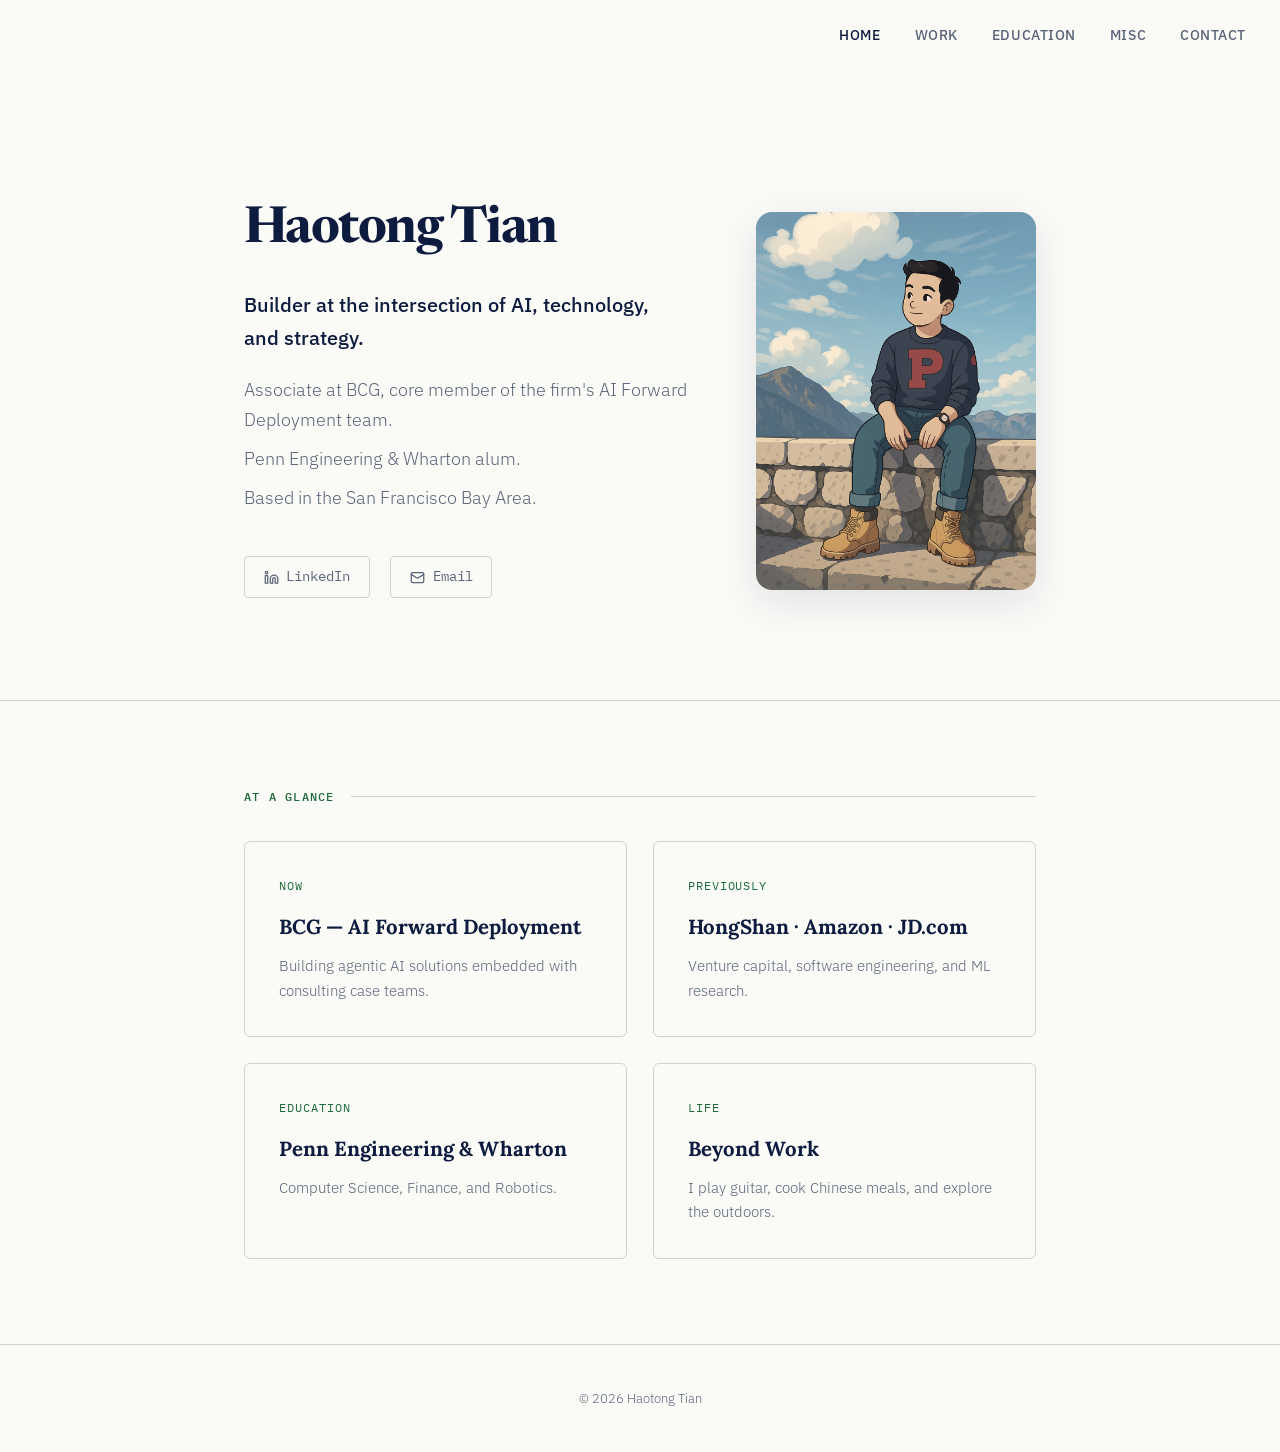
<file: index.html>
<!DOCTYPE html>
<html lang="en">
<head>
    <meta charset="UTF-8">
    <meta name="viewport" content="width=device-width, initial-scale=1.0">
    <title>Haotong Tian</title>
    <link rel="preconnect" href="https://fonts.googleapis.com">
    <link rel="preconnect" href="https://fonts.gstatic.com" crossorigin>
    <link href="https://fonts.googleapis.com/css2?family=Newsreader:ital,wght@0,400;0,600;1,400&family=Lora:ital,wght@0,400;0,600;1,400&family=IBM+Plex+Sans:wght@300;400;500;600&family=IBM+Plex+Mono:wght@400;500&display=swap" rel="stylesheet">
    <link rel="stylesheet" href="style.css">
    <style>
        .hero {
            padding: 12rem 0 6rem;
            border-bottom: 1px solid var(--rule);
        }

        .hero .container {
            display: flex;
            align-items: center;
            gap: 4rem;
        }

        .hero-text {
            flex: 1;
        }

        .hero-avatar {
            flex-shrink: 0;
            width: 280px;
            border-radius: 16px;
            overflow: hidden;
            box-shadow: 0 12px 40px rgba(13, 27, 62, 0.1);
            opacity: 0;
            transform: translateY(24px);
            animation: fadeUp 0.8s ease 0.2s forwards;
        }

        .hero-avatar img {
            width: 100%;
            display: block;
            margin-top: -15%;
            filter: saturate(0.55) sepia(0.1);
            transition: filter 0.4s;
        }

        .hero-avatar:hover img {
            filter: saturate(1) sepia(0);
        }

        .hero h1 {
            font-family: var(--display);
            font-size: clamp(2rem, 4vw, 3rem);
            line-height: 1.05;
            letter-spacing: -0.03em;
            margin-bottom: 1.8rem;
            opacity: 0;
            transform: translateY(24px);
            animation: fadeUp 0.8s ease forwards;
        }

        .hero h1 em {
            font-style: italic;
            color: var(--link);
        }

        .hero .intro {
            font-size: 1.15rem;
            font-weight: 300;
            color: var(--text-muted);
            max-width: 760px;
            line-height: 1.7;
            opacity: 0;
            transform: translateY(16px);
            animation: fadeUp 0.8s ease 0.15s forwards;
        }

        .hero .intro strong {
            color: var(--text);
            font-weight: 500;
        }

        .intro-list {
            list-style: none;
            padding: 0;
            margin: 1.2rem 0 0;
            display: flex;
            flex-direction: column;
            gap: 0.5rem;
            font-size: 1.05rem;
            font-weight: 300;
            color: var(--text-muted);
            opacity: 0;
            transform: translateY(16px);
            animation: fadeUp 0.8s ease 0.15s forwards;
        }

        .hero-links {
            margin-top: 2.5rem;
            display: flex;
            gap: 1.2rem;
            flex-wrap: wrap;
            opacity: 0;
            transform: translateY(16px);
            animation: fadeUp 0.8s ease 0.3s forwards;
        }

        .hero-links a {
            display: inline-flex;
            align-items: center;
            gap: 0.45rem;
            font-family: var(--mono);
            font-size: 0.82rem;
            color: var(--text-muted);
            padding: 0.5rem 1.1rem;
            border: 1px solid var(--rule);
            border-radius: 4px;
            transition: all 0.2s;
        }

        .hero-links a:hover {
            border-color: var(--link);
            color: var(--link);
        }

        .hero-links a svg {
            width: 15px;
            height: 15px;
        }

        /* Snapshot cards */
        .snapshot {
            padding: 5rem 0;
        }

        .snapshot-grid {
            display: grid;
            grid-template-columns: 1fr 1fr;
            gap: 1.5rem;
        }

        .snapshot-card {
            padding: 2rem;
            border: 1px solid var(--rule);
            border-radius: 6px;
            transition: all 0.25s;
        }

        .snapshot-card:hover {
            border-color: var(--link);
            transform: translateY(-2px);
            box-shadow: 0 8px 24px rgba(26, 23, 20, 0.06);
        }

        .snapshot-card .card-label {
            font-family: var(--mono);
            font-size: 0.7rem;
            text-transform: uppercase;
            letter-spacing: 0.08em;
            color: var(--accent);
            margin-bottom: 0.8rem;
        }

        .snapshot-card h3 {
            font-family: var(--serif);
            font-size: 1.2rem;
            margin-bottom: 0.5rem;
        }

        .snapshot-card h3 a {
            color: var(--text);
        }

        .snapshot-card h3 a:hover {
            color: var(--accent);
        }

        .snapshot-card p {
            color: var(--text-muted);
            font-weight: 300;
            font-size: 0.9rem;
            line-height: 1.6;
        }

        @media (max-width: 680px) {
            .hero { padding: 9rem 0 4rem; }
            .hero .container { flex-direction: column-reverse; gap: 2rem; }
            .hero-avatar { width: 200px; }
            .snapshot-grid { grid-template-columns: 1fr; }
        }
    </style>
</head>
<body>

    <nav>

        <ul class="nav-links">
            <li><a href="index.html" class="active">Home</a></li>
            <li><a href="work.html">Work</a></li>
            <li><a href="education.html">Education</a></li>

            <li><a href="misc.html">Misc</a>
                <ul class="dropdown-menu">
                    <li><a href="releases.html">Releases</a></li>
                    <li><a href="flight-log.html">Flight Log</a></li>
                </ul>
            </li>
            <li><a href="contact.html">Contact</a></li>
        </ul>
    </nav>

    <main>
        <header class="hero">
            <div class="container">
                <div class="hero-text">
                    <h1>Haotong Tian</h1>
                    <p class="intro">
                        <strong>Builder at the intersection of AI, technology, and strategy.</strong>
                    </p>
                    <ul class="intro-list">
                        <li>Associate at BCG, core member of the firm's AI Forward Deployment team.</li>
                        <li>Penn Engineering &amp; Wharton alum.</li>
                        <li>Based in the San Francisco Bay Area.</li>
                    </ul>
                    <div class="hero-links">
                        <a href="https://www.linkedin.com/in/haotong-tian/" target="_blank">
                            <svg viewBox="0 0 24 24" fill="none" stroke="currentColor" stroke-width="2" stroke-linecap="round" stroke-linejoin="round"><path d="M16 8a6 6 0 0 1 6 6v7h-4v-7a2 2 0 0 0-2-2 2 2 0 0 0-2 2v7h-4v-7a6 6 0 0 1 6-6z"/><rect width="4" height="12" x="2" y="9"/><circle cx="4" cy="4" r="2"/></svg>
                            LinkedIn
                        </a>
                        <a href="mailto:victor.ht.tian@gmail.com">
                            <svg viewBox="0 0 24 24" fill="none" stroke="currentColor" stroke-width="2" stroke-linecap="round" stroke-linejoin="round"><rect width="20" height="16" x="2" y="4" rx="2"/><path d="m22 7-8.97 5.7a1.94 1.94 0 0 1-2.06 0L2 7"/></svg>
                            Email
                        </a>
                    </div>
                </div>
                <div class="hero-avatar">
                    <img src="assets/avatar.jpg" alt="Haotong Tian">
                </div>
            </div>
        </header>

        <section class="snapshot">
            <div class="container">
                <div class="section-label reveal">At a glance</div>
                <div class="snapshot-grid">
                    <div class="snapshot-card reveal">
                        <div class="card-label">Now</div>
                        <h3><a href="work.html">BCG &mdash; AI Forward Deployment</a></h3>
                        <p>Building agentic AI solutions embedded with consulting case teams.</p>
                    </div>
                    <div class="snapshot-card reveal">
                        <div class="card-label">Previously</div>
                        <h3><a href="work.html">HongShan &middot; Amazon &middot; JD.com</a></h3>
                        <p>Venture capital, software engineering, and ML research.</p>
                    </div>
                    <div class="snapshot-card reveal">
                        <div class="card-label">Education</div>
                        <h3><a href="education.html">Penn Engineering &amp; Wharton</a></h3>
                        <p>Computer Science, Finance, and Robotics.</p>
                    </div>
                    <div class="snapshot-card reveal">
                        <div class="card-label">Life</div>
                        <h3><a href="misc.html">Beyond Work</a></h3>
                        <p>I play guitar, cook Chinese meals, and explore the outdoors.</p>
                    </div>
                </div>
            </div>
        </section>
    </main>

    <footer>
        <div class="container">
            <p>&copy; 2026 Haotong Tian</p>
        </div>
    </footer>

    <script>
        const nav = document.querySelector('nav');
        window.addEventListener('scroll', () => {
            nav.classList.toggle('scrolled', window.scrollY > 20);
        });
        const reveals = document.querySelectorAll('.reveal');
        const observer = new IntersectionObserver((entries) => {
            entries.forEach(entry => {
                if (entry.isIntersecting) {
                    entry.target.classList.add('visible');
                    observer.unobserve(entry.target);
                }
            });
        }, { threshold: 0.15 });
        reveals.forEach(el => observer.observe(el));
    </script>

</body>
</html>
</file>
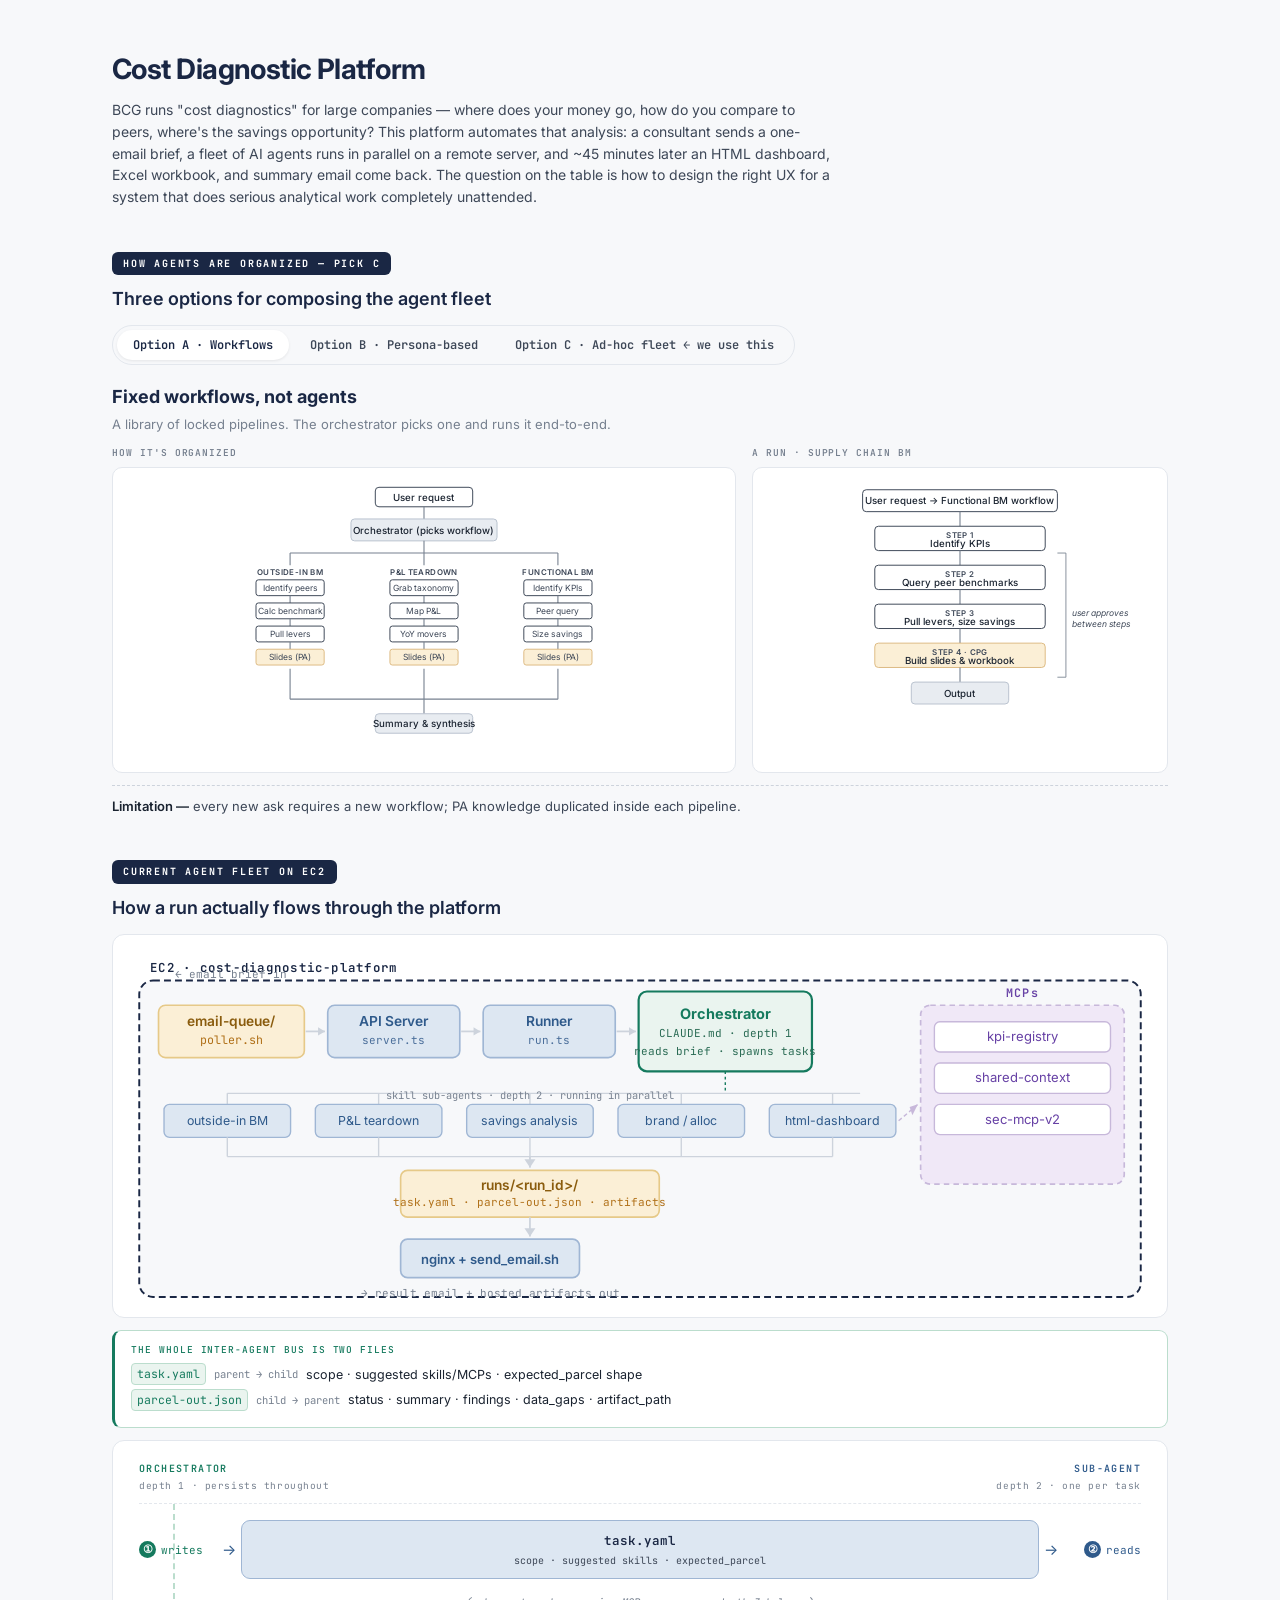
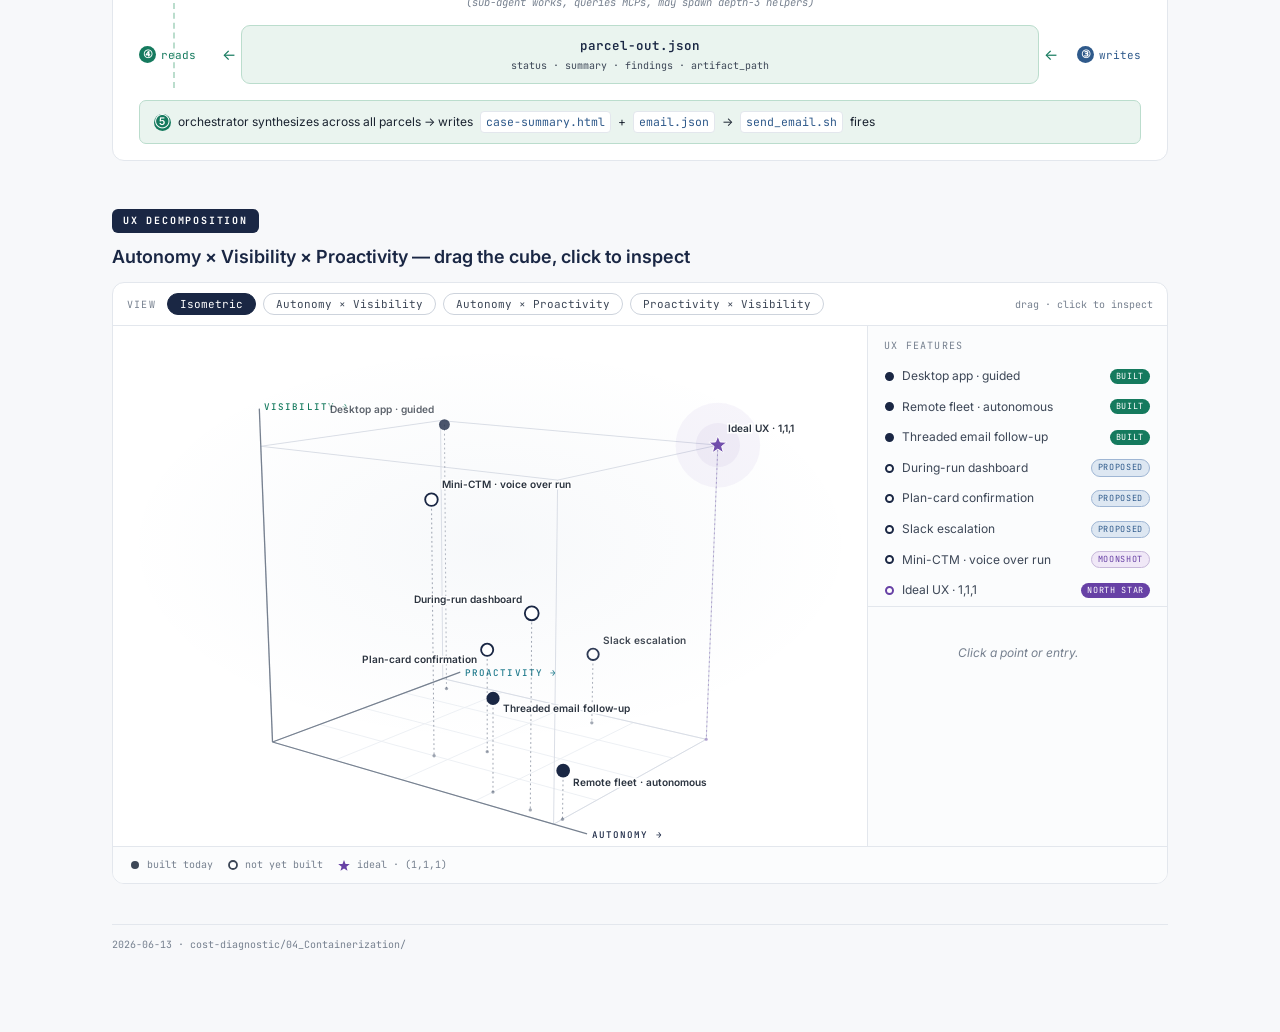
<file: 20260613-platform-context.html>
<!doctype html>
<html lang="en">
<head>
<meta charset="utf-8"/>
<meta name="viewport" content="width=device-width,initial-scale=1"/>
<title>Cost Diagnostic Platform — context</title>
<link rel="preconnect" href="https://fonts.googleapis.com">
<link href="https://fonts.googleapis.com/css2?family=Inter:wght@400;500;600;700&family=JetBrains+Mono:wght@400;500&display=swap" rel="stylesheet"/>
<style>
:root{
  --bg:#F7F8FA;--surface:#FFFFFF;--navy:#1A2744;--ink:#1A2330;--ink2:#3D4757;--ink3:#76808F;
  --line:#E3E7ED;--line2:#CDD3DC;
  --green:#157A5E;--green-bg:#EAF4EF;--green-line:#BBDDCD;
  --amber:#E0A33C;--amber-bg:#FBEFD6;--amber-ink:#8A5C0E;--amber-line:#E6C988;
  --blue:#2F5A8B;--blue-bg:#DDE7F2;--blue-line:#9FB6D4;
  --purple:#6741A5;--purple-bg:#F0E8F7;--purple-line:#C7B8DA;
  --mono:'JetBrains Mono',ui-monospace,monospace;
}
*{box-sizing:border-box;}
body{margin:0;background:var(--bg);color:var(--ink);font-family:'Inter',system-ui,sans-serif;line-height:1.55;-webkit-font-smoothing:antialiased;}
.wrap{max-width:1120px;margin:0 auto;padding:48px 32px 80px;}
header h1{font-size:28px;font-weight:700;letter-spacing:-.02em;margin:0 0 8px;color:var(--navy);}
header p{font-size:14px;color:var(--ink2);margin:0;max-width:80ch;}
h2.part{font-size:10px;font-family:var(--mono);letter-spacing:.18em;text-transform:uppercase;color:#fff;background:var(--navy);display:inline-block;padding:4px 11px;border-radius:6px;margin:44px 0 6px;}
h3.h{font-size:18px;font-weight:600;color:var(--navy);margin:4px 0 12px;}
code{font-family:var(--mono);font-size:11.5px;background:#fff;border:1px solid var(--line);border-radius:4px;padding:1px 5px;color:var(--blue);}

/* ── fleet architecture toggle ── */
.arch-toggle{display:inline-flex;gap:5px;background:var(--bg);border:1px solid var(--line);border-radius:999px;padding:4px;margin-bottom:18px;flex-wrap:wrap;}
.arch-toggle button{font-family:var(--mono);cursor:pointer;border:none;background:transparent;border-radius:999px;padding:7px 16px;font-size:12px;font-weight:600;color:var(--ink2);transition:background .15s,color .15s;}
.arch-toggle button.active{background:var(--surface);color:var(--navy);box-shadow:0 1px 3px rgba(0,0,0,.08);}
.arch-panel{display:none;}
.arch-panel.show{display:block;}
.arch-head{margin-bottom:12px;}
.arch-head h3{font-size:18px;font-weight:700;margin:0 0 3px;color:var(--navy);}
.arch-head .one{font-size:13px;color:var(--ink3);}
.diagram-pair{display:grid;grid-template-columns:1.2fr .8fr;gap:16px;margin-bottom:12px;}
.cell-label{font-family:var(--mono);font-size:9.5px;font-weight:600;letter-spacing:.1em;text-transform:uppercase;color:var(--ink3);margin-bottom:6px;}
.diagram{background:var(--surface);border:1px solid var(--line);border-radius:10px;padding:12px 10px;}
.diagram svg{display:block;width:100%;height:auto;max-height:280px;}
.o-note{font-size:13px;color:var(--ink2);margin:0;padding-top:10px;border-top:1px dashed var(--line2);}
.o-note b{color:var(--ink);font-weight:600;}
.o-note.win b{color:var(--green);}
/* svg shared primitives */
.box-fill{fill:#FFFFFF}.box-stroke{stroke:#3D4757;stroke-width:.8}
.box-rec{fill:var(--green-bg);stroke:var(--green);stroke-width:.8}
.box-muted{fill:#E8ECF1;stroke:#B9C2CE;stroke-width:.8}
.box-pa{fill:var(--amber-bg);stroke:#D9B274;stroke-width:.7}
.box-gen{fill:#DCE6F2;stroke:#8FA9C9;stroke-width:.7}
.arrow{stroke:#76808F;stroke-width:.9;fill:none}
.arrow-rec{stroke:var(--green);stroke-width:1;fill:none}
.lbl{font-family:'Inter',sans-serif;font-size:8px;fill:#1A2330;font-weight:500}
.lbl-sm{font-family:'Inter',sans-serif;font-size:7px;fill:#3D4757}
.lbl-tag{font-family:'Inter',sans-serif;font-size:6.5px;fill:#3D4757;font-weight:600;letter-spacing:.05em;text-transform:uppercase}

/* ── runtime architecture ── */
.runtime-svg-wrap{background:var(--surface);border:1px solid var(--line);border-radius:12px;padding:18px 18px 12px;margin-bottom:4px;}
.runtime-svg-wrap svg{display:block;width:100%;height:auto;}

/* ── flow (from repo structure review) ── */
.flow{background:var(--surface);border:1px solid var(--line);border-radius:12px;padding:20px 26px 16px;margin:4px 0;}
.flow .lanes{display:grid;grid-template-columns:1fr 1fr;gap:24px;padding-bottom:10px;border-bottom:1px dashed var(--line);}
.flow .lh{font-family:var(--mono);font-size:10px;letter-spacing:.14em;text-transform:uppercase;font-weight:600;}
.flow .lh.orch{color:var(--green);}
.flow .lh.sub{color:var(--blue);text-align:right;}
.flow .lh span{display:block;font-size:9.5px;letter-spacing:.06em;color:var(--ink3);font-weight:400;margin-top:2px;text-transform:none;}
.flow .moments{position:relative;display:flex;flex-direction:column;gap:12px;padding:16px 0 4px;}
.flow .moments::before{content:'';position:absolute;left:34px;top:0;bottom:0;border-left:2px dashed var(--green-line);}
.flow .moment{display:grid;grid-template-columns:90px 1fr 90px;align-items:center;gap:12px;position:relative;}
.flow .side{display:flex;align-items:center;gap:5px;font-family:var(--mono);font-size:11px;line-height:1.3;}
.flow .orch-side{color:var(--green);justify-content:flex-start;}
.flow .sub-side{color:var(--blue);justify-content:flex-end;}
.flow .num{display:inline-flex;align-items:center;justify-content:center;width:17px;height:17px;border-radius:50%;font-size:10.5px;font-weight:600;color:#fff;flex-shrink:0;}
.flow .num.orch{background:var(--green);}
.flow .num.sub{background:var(--blue);}
.flow .card{border-radius:9px;padding:10px 14px;text-align:center;position:relative;}
.flow .card.task{background:var(--blue-bg);border:1px solid var(--blue-line);}
.flow .card.parcel{background:var(--green-bg);border:1px solid var(--green-line);}
.flow .cname{font-family:var(--mono);font-size:12.5px;font-weight:600;color:var(--navy);margin-bottom:2px;}
.flow .cdx{font-family:var(--mono);font-size:10px;color:var(--ink2);}
.flow .card.task::before{content:'\2192';position:absolute;left:-20px;top:50%;transform:translateY(-50%);color:var(--blue);font-size:15px;}
.flow .card.task::after{content:'\2192';position:absolute;right:-20px;top:50%;transform:translateY(-50%);color:var(--blue);font-size:15px;}
.flow .card.parcel::before{content:'\2190';position:absolute;left:-20px;top:50%;transform:translateY(-50%);color:var(--green);font-size:15px;}
.flow .card.parcel::after{content:'\2190';position:absolute;right:-20px;top:50%;transform:translateY(-50%);color:var(--green);font-size:15px;}
.flow .moment.intermediate .note{font-family:var(--mono);font-size:10.5px;color:var(--ink3);text-align:center;font-style:italic;padding:3px 0;}
.flow .final{margin-top:12px;padding:10px 14px;background:var(--green-bg);border:1px solid var(--green-line);border-radius:7px;font-size:12px;color:var(--ink);display:flex;align-items:center;gap:7px;}
.bus{background:#fff;border:1px solid var(--green-line);border-left:3px solid var(--green);border-radius:9px;padding:12px 16px;margin:12px 0;}
.bus .lbl{font-family:var(--mono);font-size:9.5px;letter-spacing:.1em;text-transform:uppercase;color:var(--green);margin-bottom:6px;}
.bus .r1{font-size:12.5px;color:var(--ink);display:flex;align-items:center;gap:8px;flex-wrap:wrap;margin-bottom:4px;}
.bus .r1 code{background:var(--green-bg);border-color:var(--green-line);color:var(--green);}
.bus .arr{font-family:var(--mono);font-size:10.5px;color:var(--ink3);}

/* ── cube ── */
.stage{background:var(--surface);border:1px solid var(--line);border-radius:12px;margin-top:12px;overflow:hidden;}
.toolbar{display:flex;align-items:center;gap:7px;padding:10px 14px;border-bottom:1px solid var(--line);flex-wrap:wrap;}
.toolbar .tl{font-family:var(--mono);font-size:10px;letter-spacing:.12em;text-transform:uppercase;color:var(--ink3);margin-right:4px;}
.vbtn{font-family:var(--mono);font-size:11px;background:#fff;border:1px solid var(--line2);color:var(--ink2);border-radius:999px;padding:3px 12px;cursor:pointer;transition:all .15s;}
.vbtn:hover{border-color:var(--navy);color:var(--navy);}
.vbtn.active{background:var(--navy);border-color:var(--navy);color:#fff;}
.toolbar .hint{margin-left:auto;font-family:var(--mono);font-size:10px;color:var(--ink3);}
.stage-body{display:flex;min-height:520px;}
.viewport{flex:1;position:relative;min-width:0;background:radial-gradient(ellipse 70% 55% at 50% 42%,rgba(47,90,139,.04),transparent 70%),var(--surface);}
.viewport svg{display:block;width:100%;height:100%;cursor:grab;user-select:none;touch-action:none;}
.viewport svg.dragging{cursor:grabbing;}
.panel{flex:0 0 300px;border-left:1px solid var(--line);display:flex;flex-direction:column;background:#FBFCFD;}
.panel .ph{font-family:var(--mono);font-size:10px;letter-spacing:.12em;text-transform:uppercase;color:var(--ink3);padding:12px 16px 7px;}
.slist{list-style:none;margin:0;padding:0 8px;overflow-y:auto;}
.slist li{display:flex;align-items:center;gap:8px;padding:6px 9px;border-radius:7px;cursor:pointer;font-size:12px;color:var(--ink2);transition:background .1s;}
.slist li:hover{background:#F0F3F7;}
.slist li.sel{background:var(--blue-bg);color:var(--navy);font-weight:600;}
.slist .dot{flex:0 0 9px;height:9px;border-radius:50%;border:2px solid;}
.slist .nm{flex:1;white-space:nowrap;overflow:hidden;text-overflow:ellipsis;}
.badge{display:inline-block;font-family:var(--mono);font-size:8.5px;letter-spacing:.08em;text-transform:uppercase;padding:1px 6px;border-radius:999px;}
.badge.live{background:var(--green);color:#fff;}
.badge.proposed{background:var(--blue-bg);border:1px solid var(--blue-line);color:var(--blue);}
.badge.moonshot{background:var(--purple-bg);border:1px solid var(--purple-line);color:var(--purple);}
.badge.target{background:var(--purple);color:#fff;}
.detail{border-top:1px solid var(--line);padding:13px 16px 15px;min-height:160px;}
.detail .dn{font-size:13px;font-weight:600;color:var(--navy);margin:2px 0;}
.detail .db{margin:7px 0 0;padding-left:15px;font-size:11.5px;color:var(--ink2);line-height:1.45;}
.detail .db li{margin-bottom:5px;}
.detail .db b{color:var(--navy);}
.detail .empty{font-size:12px;color:var(--ink3);font-style:italic;padding-top:24px;text-align:center;}
.cube-legend{display:flex;flex-wrap:wrap;gap:14px;align-items:center;padding:10px 16px;border-top:1px solid var(--line);background:#FBFCFD;font-family:var(--mono);font-size:10px;color:var(--ink3);}
.cube-legend .li{display:flex;align-items:center;gap:6px;}

footer{margin-top:40px;border-top:1px solid var(--line);padding-top:12px;font-family:var(--mono);font-size:10px;color:var(--ink3);}
@media(max-width:860px){.diagram-pair{grid-template-columns:1fr;}.stage-body{flex-direction:column;}.panel{flex:none;border-left:none;border-top:1px solid var(--line);}.flow .moment{grid-template-columns:72px 1fr 72px;gap:8px;}}
</style>
</head>
<body>
<div class="wrap">

<!-- ── 1. WHAT IS THIS ─────────────────────────────────────────── -->
<header>
  <h1>Cost Diagnostic Platform</h1>
  <p>BCG runs "cost diagnostics" for large companies — where does your money go, how do you compare to peers, where's the savings opportunity? This platform automates that analysis: a consultant sends a one-email brief, a fleet of AI agents runs in parallel on a remote server, and ~45 minutes later an HTML dashboard, Excel workbook, and summary email come back. The question on the table is how to design the right UX for a system that does serious analytical work completely unattended.</p>
</header>

<!-- ── 2. FLEET ARCHITECTURE ───────────────────────────────────── -->
<h2 class="part">How agents are organized — pick C</h2>
<h3 class="h">Three options for composing the agent fleet</h3>

<div class="arch-toggle">
  <button data-arch="a" class="active">Option A · Workflows</button>
  <button data-arch="b">Option B · Persona-based</button>
  <button data-arch="c">Option C · Ad-hoc fleet ← we use this</button>
</div>

<div class="arch-panel show" id="arch-a">
  <div class="arch-head">
    <h3>Fixed workflows, not agents</h3>
    <div class="one">A library of locked pipelines. The orchestrator picks one and runs it end-to-end.</div>
  </div>
  <div class="diagram-pair">
    <div><div class="cell-label">How it's organized</div>
    <div class="diagram"><svg viewBox="0 0 320 230" xmlns="http://www.w3.org/2000/svg">
      <rect x="120" y="6" width="80" height="16" rx="3" class="box-fill box-stroke"/><text x="160" y="17" text-anchor="middle" class="lbl">User request</text>
      <line x1="160" y1="22" x2="160" y2="32" class="arrow"/>
      <rect x="100" y="32" width="120" height="18" rx="3" class="box-muted"/><text x="160" y="44" text-anchor="middle" class="lbl">Orchestrator (picks workflow)</text>
      <line x1="160" y1="50" x2="160" y2="60" class="arrow"/>
      <line x1="50" y1="60" x2="270" y2="60" class="arrow"/>
      <line x1="50" y1="60" x2="50" y2="70" class="arrow"/><line x1="160" y1="60" x2="160" y2="70" class="arrow"/><line x1="270" y1="60" x2="270" y2="70" class="arrow"/>
      <text x="50" y="78" text-anchor="middle" class="lbl-tag">Outside-in BM</text>
      <rect x="22" y="82" width="56" height="13" rx="2" class="box-fill box-stroke"/><text x="50" y="91" text-anchor="middle" class="lbl-sm">Identify peers</text>
      <line x1="50" y1="95" x2="50" y2="101" class="arrow"/>
      <rect x="22" y="101" width="56" height="13" rx="2" class="box-fill box-stroke"/><text x="50" y="110" text-anchor="middle" class="lbl-sm">Calc benchmark</text>
      <line x1="50" y1="114" x2="50" y2="120" class="arrow"/>
      <rect x="22" y="120" width="56" height="13" rx="2" class="box-fill box-stroke"/><text x="50" y="129" text-anchor="middle" class="lbl-sm">Pull levers</text>
      <line x1="50" y1="133" x2="50" y2="139" class="arrow"/>
      <rect x="22" y="139" width="56" height="13" rx="2" class="box-pa"/><text x="50" y="148" text-anchor="middle" class="lbl-sm">Slides (PA)</text>
      <text x="160" y="78" text-anchor="middle" class="lbl-tag">P&amp;L Teardown</text>
      <rect x="132" y="82" width="56" height="13" rx="2" class="box-fill box-stroke"/><text x="160" y="91" text-anchor="middle" class="lbl-sm">Grab taxonomy</text>
      <line x1="160" y1="95" x2="160" y2="101" class="arrow"/>
      <rect x="132" y="101" width="56" height="13" rx="2" class="box-fill box-stroke"/><text x="160" y="110" text-anchor="middle" class="lbl-sm">Map P&amp;L</text>
      <line x1="160" y1="114" x2="160" y2="120" class="arrow"/>
      <rect x="132" y="120" width="56" height="13" rx="2" class="box-fill box-stroke"/><text x="160" y="129" text-anchor="middle" class="lbl-sm">YoY movers</text>
      <line x1="160" y1="133" x2="160" y2="139" class="arrow"/>
      <rect x="132" y="139" width="56" height="13" rx="2" class="box-pa"/><text x="160" y="148" text-anchor="middle" class="lbl-sm">Slides (PA)</text>
      <text x="270" y="78" text-anchor="middle" class="lbl-tag">Functional BM</text>
      <rect x="242" y="82" width="56" height="13" rx="2" class="box-fill box-stroke"/><text x="270" y="91" text-anchor="middle" class="lbl-sm">Identify KPIs</text>
      <line x1="270" y1="95" x2="270" y2="101" class="arrow"/>
      <rect x="242" y="101" width="56" height="13" rx="2" class="box-fill box-stroke"/><text x="270" y="110" text-anchor="middle" class="lbl-sm">Peer query</text>
      <line x1="270" y1="114" x2="270" y2="120" class="arrow"/>
      <rect x="242" y="120" width="56" height="13" rx="2" class="box-fill box-stroke"/><text x="270" y="129" text-anchor="middle" class="lbl-sm">Size savings</text>
      <line x1="270" y1="133" x2="270" y2="139" class="arrow"/>
      <rect x="242" y="139" width="56" height="13" rx="2" class="box-pa"/><text x="270" y="148" text-anchor="middle" class="lbl-sm">Slides (PA)</text>
      <line x1="50" y1="155" x2="50" y2="180" class="arrow"/><line x1="160" y1="155" x2="160" y2="180" class="arrow"/><line x1="270" y1="155" x2="270" y2="180" class="arrow"/>
      <line x1="50" y1="180" x2="270" y2="180" class="arrow"/>
      <line x1="160" y1="180" x2="160" y2="192" class="arrow"/>
      <rect x="120" y="192" width="80" height="16" rx="3" class="box-muted"/><text x="160" y="203" text-anchor="middle" class="lbl">Summary &amp; synthesis</text>
    </svg></div></div>
    <div><div class="cell-label">A run · Supply Chain BM</div>
    <div class="diagram"><svg viewBox="0 0 320 230" xmlns="http://www.w3.org/2000/svg">
      <rect x="80" y="8" width="160" height="18" rx="3" class="box-fill box-stroke"/><text x="160" y="20" text-anchor="middle" class="lbl">User request → Functional BM workflow</text>
      <line x1="160" y1="26" x2="160" y2="38" class="arrow"/>
      <rect x="90" y="38" width="140" height="20" rx="3" class="box-fill box-stroke"/>
      <text x="160" y="48" text-anchor="middle" class="lbl-tag" fill="#76808F">Step 1</text><text x="160" y="55" text-anchor="middle" class="lbl">Identify KPIs</text>
      <line x1="160" y1="58" x2="160" y2="70" class="arrow"/>
      <rect x="90" y="70" width="140" height="20" rx="3" class="box-fill box-stroke"/>
      <text x="160" y="80" text-anchor="middle" class="lbl-tag" fill="#76808F">Step 2</text><text x="160" y="87" text-anchor="middle" class="lbl">Query peer benchmarks</text>
      <line x1="160" y1="90" x2="160" y2="102" class="arrow"/>
      <rect x="90" y="102" width="140" height="20" rx="3" class="box-fill box-stroke"/>
      <text x="160" y="112" text-anchor="middle" class="lbl-tag" fill="#76808F">Step 3</text><text x="160" y="119" text-anchor="middle" class="lbl">Pull levers, size savings</text>
      <line x1="160" y1="122" x2="160" y2="134" class="arrow"/>
      <rect x="90" y="134" width="140" height="20" rx="3" class="box-pa"/>
      <text x="160" y="144" text-anchor="middle" class="lbl-tag" fill="#8A5C0E">Step 4 · CPG</text><text x="160" y="151" text-anchor="middle" class="lbl">Build slides &amp; workbook</text>
      <line x1="160" y1="154" x2="160" y2="166" class="arrow"/>
      <rect x="120" y="166" width="80" height="18" rx="3" class="box-muted"/><text x="160" y="178" text-anchor="middle" class="lbl">Output</text>
      <path d="M 240 60 L 247 60 L 247 162 L 240 162" stroke="#76808F" stroke-width=".7" fill="none"/>
      <text x="252" y="112" class="lbl-sm" font-style="italic">user approves</text>
      <text x="252" y="121" class="lbl-sm" font-style="italic">between steps</text>
    </svg></div></div>
  </div>
  <p class="o-note"><b>Limitation —</b> every new ask requires a new workflow; PA knowledge duplicated inside each pipeline.</p>
</div>

<div class="arch-panel" id="arch-b">
  <div class="arch-head">
    <h3>Persona-based</h3>
    <div class="one">A typed roster of specialists. The lead briefs each persona and sequences them. (How Penny, our PMO agent, runs today.)</div>
  </div>
  <div class="diagram-pair">
    <div><div class="cell-label">How it's organized</div>
    <div class="diagram"><svg viewBox="0 0 320 230" xmlns="http://www.w3.org/2000/svg">
      <rect x="120" y="6" width="80" height="16" rx="3" class="box-fill box-stroke"/><text x="160" y="17" text-anchor="middle" class="lbl">User request</text>
      <line x1="160" y1="22" x2="160" y2="32" class="arrow"/>
      <rect x="90" y="32" width="140" height="18" rx="3" class="box-muted"/><text x="160" y="44" text-anchor="middle" class="lbl">Fleet lead (routes by persona)</text>
      <line x1="160" y1="50" x2="160" y2="60" class="arrow"/>
      <line x1="44" y1="60" x2="284" y2="60" class="arrow"/>
      <line x1="44" y1="60" x2="44" y2="78" class="arrow"/><line x1="124" y1="60" x2="124" y2="78" class="arrow"/>
      <line x1="204" y1="60" x2="204" y2="78" class="arrow"/><line x1="284" y1="60" x2="284" y2="78" class="arrow"/>
      <rect x="12" y="78" width="64" height="60" rx="3" class="box-fill box-stroke"/>
      <text x="44" y="88" text-anchor="middle" class="lbl">Output</text>
      <rect x="18" y="94" width="52" height="11" rx="2" class="box-gen"/><text x="44" y="102" text-anchor="middle" class="lbl-sm">PPT slides</text>
      <rect x="18" y="108" width="52" height="11" rx="2" class="box-gen"/><text x="44" y="116" text-anchor="middle" class="lbl-sm">Workbook</text>
      <rect x="18" y="122" width="52" height="11" rx="2" class="box-pa"/><text x="44" y="130" text-anchor="middle" class="lbl-sm">PA polish</text>
      <rect x="92" y="78" width="64" height="60" rx="3" class="box-fill box-stroke"/>
      <text x="124" y="88" text-anchor="middle" class="lbl">Benchmarking</text>
      <rect x="98" y="94" width="52" height="11" rx="2" class="box-gen"/><text x="124" y="102" text-anchor="middle" class="lbl-sm">Peer sets</text>
      <rect x="98" y="108" width="52" height="11" rx="2" class="box-gen"/><text x="124" y="116" text-anchor="middle" class="lbl-sm">KPI calc</text>
      <rect x="98" y="122" width="52" height="11" rx="2" class="box-pa"/><text x="124" y="130" text-anchor="middle" class="lbl-sm">PA tweaks</text>
      <rect x="172" y="78" width="64" height="60" rx="3" class="box-fill box-stroke"/>
      <text x="204" y="88" text-anchor="middle" class="lbl">P&amp;L mapping</text>
      <rect x="178" y="94" width="52" height="11" rx="2" class="box-gen"/><text x="204" y="102" text-anchor="middle" class="lbl-sm">Taxonomy</text>
      <rect x="178" y="108" width="52" height="11" rx="2" class="box-gen"/><text x="204" y="116" text-anchor="middle" class="lbl-sm">Match lines</text>
      <rect x="178" y="122" width="52" height="11" rx="2" class="box-pa"/><text x="204" y="130" text-anchor="middle" class="lbl-sm">PA tweaks</text>
      <rect x="252" y="78" width="64" height="60" rx="3" class="box-fill box-stroke"/>
      <text x="284" y="88" text-anchor="middle" class="lbl">Levers</text>
      <rect x="258" y="94" width="52" height="11" rx="2" class="box-gen"/><text x="284" y="102" text-anchor="middle" class="lbl-sm">Lever pull</text>
      <rect x="258" y="108" width="52" height="11" rx="2" class="box-gen"/><text x="284" y="116" text-anchor="middle" class="lbl-sm">Sizing</text>
      <rect x="258" y="122" width="52" height="11" rx="2" class="box-pa"/><text x="284" y="130" text-anchor="middle" class="lbl-sm">PA tweaks</text>
    </svg></div></div>
    <div><div class="cell-label">A run · Supply Chain BM</div>
    <div class="diagram"><svg viewBox="0 0 320 230" xmlns="http://www.w3.org/2000/svg">
      <rect x="14" y="6" width="92" height="20" rx="3" class="box-muted"/><text x="60" y="19" text-anchor="middle" class="lbl">Fleet lead</text>
      <line x1="60" y1="26" x2="60" y2="206" stroke="#3D4757" stroke-width=".9" stroke-dasharray="2.5,2.5"/>
      <text x="225" y="40" text-anchor="middle" class="lbl-sm" font-style="italic">"read raw data, derive A, B, C"</text>
      <line x1="60" y1="52" x2="148" y2="52" class="arrow"/><polygon points="148,52 144,50 144,54" fill="#76808F"/>
      <text x="104" y="49" text-anchor="middle" class="lbl-sm" fill="#76808F">spawn</text>
      <rect x="150" y="44" width="155" height="16" rx="3" class="box-fill box-stroke"/><text x="227" y="55" text-anchor="middle" class="lbl">Data exploration agent</text>
      <text x="225" y="78" text-anchor="middle" class="lbl-sm" font-style="italic">"benchmark on A, B, C"</text>
      <line x1="60" y1="90" x2="148" y2="90" class="arrow"/><polygon points="148,90 144,88 144,92" fill="#76808F"/>
      <text x="104" y="87" text-anchor="middle" class="lbl-sm" fill="#76808F">spawn</text>
      <rect x="150" y="82" width="155" height="16" rx="3" class="box-fill box-stroke"/><text x="227" y="93" text-anchor="middle" class="lbl">Benchmarking agent</text>
      <text x="225" y="116" text-anchor="middle" class="lbl-sm" font-style="italic">"identify levers + sizing"</text>
      <line x1="60" y1="128" x2="148" y2="128" class="arrow"/><polygon points="148,128 144,126 144,130" fill="#76808F"/>
      <text x="104" y="125" text-anchor="middle" class="lbl-sm" fill="#76808F">spawn</text>
      <rect x="150" y="120" width="155" height="16" rx="3" class="box-fill box-stroke"/><text x="227" y="131" text-anchor="middle" class="lbl">Levers agent</text>
      <text x="225" y="154" text-anchor="middle" class="lbl-sm" font-style="italic">"build slides &amp; workbook"</text>
      <line x1="60" y1="166" x2="148" y2="166" class="arrow"/><polygon points="148,166 144,164 144,168" fill="#76808F"/>
      <text x="104" y="163" text-anchor="middle" class="lbl-sm" fill="#76808F">spawn</text>
      <rect x="150" y="158" width="155" height="16" rx="3" class="box-pa"/><text x="227" y="169" text-anchor="middle" class="lbl">Output agent</text>
      <text x="60" y="218" text-anchor="middle" class="lbl-sm" font-style="italic">(persistent)</text>
    </svg></div></div>
  </div>
  <p class="o-note"><b>Limitation —</b> the roster ossifies; new analytical shapes require a new agent type.</p>
</div>

<div class="arch-panel" id="arch-c">
  <div class="arch-head">
    <h3>Ad-hoc teamed fleet</h3>
    <div class="one">A fleet lead composes the right squad per request from a skill pool. Members can pull in their own helpers. This is what the platform uses.</div>
  </div>
  <div class="diagram-pair">
    <div><div class="cell-label">How it's organized</div>
    <div class="diagram"><svg viewBox="0 0 320 230" xmlns="http://www.w3.org/2000/svg">
      <rect x="30" y="6" width="80" height="16" rx="3" class="box-fill box-stroke"/><text x="70" y="17" text-anchor="middle" class="lbl">User request</text>
      <line x1="70" y1="22" x2="70" y2="32" class="arrow-rec"/>
      <rect x="10" y="32" width="170" height="20" rx="3" class="box-rec"/><text x="95" y="45" text-anchor="middle" class="lbl">Fleet lead</text>
      <line x1="95" y1="52" x2="95" y2="76" class="arrow-rec"/>
      <polygon points="95,76 92,72 98,72" fill="#157A5E"/>
      <text x="105" y="66" text-anchor="start" class="lbl-sm" fill="#157A5E" font-style="italic">spawns sub-agents</text>
      <rect x="15" y="80" width="160" height="62" rx="6" fill="#EAF4EF" stroke="#157A5E" stroke-width=".7" stroke-dasharray="3,2"/>
      <text x="95" y="100" text-anchor="middle" class="lbl" fill="#1A2330">Sub-agent team</text>
      <text x="95" y="116" text-anchor="middle" class="lbl-sm" font-style="italic" fill="#3D4757">staffed from skill pool</text>
      <text x="95" y="126" text-anchor="middle" class="lbl-sm" font-style="italic" fill="#3D4757">— varies per request</text>
      <rect x="200" y="32" width="115" height="174" rx="4" fill="#F7EFE6" stroke="#D9D2C2" stroke-width=".6" stroke-dasharray="2,2"/>
      <text x="257" y="46" text-anchor="middle" class="lbl-tag">Skill pool</text>
      <rect x="208" y="52" width="100" height="14" rx="2" class="box-gen"/><text x="257" y="62" text-anchor="middle" class="lbl-sm">Benchmarking</text>
      <rect x="208" y="68" width="100" height="14" rx="2" class="box-gen"/><text x="257" y="78" text-anchor="middle" class="lbl-sm">Lever sizing</text>
      <rect x="208" y="84" width="100" height="14" rx="2" class="box-gen"/><text x="257" y="94" text-anchor="middle" class="lbl-sm">P&amp;L mapping</text>
      <rect x="208" y="100" width="100" height="14" rx="2" class="box-gen"/><text x="257" y="110" text-anchor="middle" class="lbl-sm">Web research</text>
      <rect x="208" y="116" width="100" height="14" rx="2" class="box-gen"/><text x="257" y="126" text-anchor="middle" class="lbl-sm">Output (slides · XL)</text>
      <rect x="208" y="132" width="100" height="14" rx="2" class="box-pa"/><text x="257" y="142" text-anchor="middle" class="lbl-sm">CPG nuance</text>
      <rect x="208" y="148" width="100" height="14" rx="2" class="box-pa"/><text x="257" y="158" text-anchor="middle" class="lbl-sm">TMT nuance</text>
      <rect x="208" y="164" width="100" height="14" rx="2" class="box-fill box-stroke"/><text x="257" y="174" text-anchor="middle" class="lbl-sm" font-style="italic">…and growing</text>
      <line x1="175" y1="111" x2="200" y2="111" stroke="#157A5E" stroke-width=".7" stroke-dasharray="2,2"/>
      <text x="187" y="106" text-anchor="middle" class="lbl-sm" fill="#157A5E" font-style="italic">staffed from</text>
    </svg></div></div>
    <div><div class="cell-label">A run · Supply Chain BM</div>
    <div class="diagram"><svg viewBox="0 0 320 230" xmlns="http://www.w3.org/2000/svg">
      <rect x="10" y="6" width="80" height="20" rx="3" class="box-rec"/><text x="50" y="19" text-anchor="middle" class="lbl">Fleet lead</text>
      <line x1="50" y1="26" x2="50" y2="206" stroke="#157A5E" stroke-width=".9" stroke-dasharray="2.5,2.5"/>
      <text x="98" y="32" class="lbl-tag" fill="#76808F">Level 1 — ad-hoc team of skills</text>
      <line x1="50" y1="48" x2="91" y2="48" class="arrow-rec"/><polygon points="91,48 87,46 87,50" fill="#157A5E"/>
      <text x="70" y="44" text-anchor="middle" class="lbl-sm" fill="#157A5E" font-style="italic">spawn</text>
      <rect x="93" y="36" width="120" height="24" rx="3" class="box-fill box-stroke"/><text x="153" y="46" text-anchor="middle" class="lbl">Benchmarking</text>
      <rect x="98" y="50" width="52" height="8" rx="2" class="box-gen"/><text x="124" y="56" text-anchor="middle" class="lbl-sm">Benchmarking</text>
      <text x="153" y="56" text-anchor="middle" class="lbl-sm" fill="#76808F">+</text>
      <rect x="156" y="50" width="52" height="8" rx="2" class="box-pa"/><text x="182" y="56" text-anchor="middle" class="lbl-sm">CPG nuance</text>
      <line x1="213" y1="60" x2="213" y2="104" stroke="#76808F" stroke-width=".7" stroke-dasharray="2,2"/>
      <text x="222" y="68" class="lbl-tag" fill="#76808F">Level 2</text>
      <line x1="213" y1="78" x2="226" y2="78" class="arrow"/><polygon points="226,78 222,76 222,80" fill="#76808F"/>
      <rect x="228" y="72" width="86" height="13" rx="2" class="box-fill box-stroke"/><text x="271" y="81" text-anchor="middle" class="lbl-sm">Benchmark KPI 1</text>
      <line x1="213" y1="96" x2="226" y2="96" class="arrow"/><polygon points="226,96 222,94 222,98" fill="#76808F"/>
      <rect x="228" y="90" width="86" height="13" rx="2" class="box-fill box-stroke"/><text x="271" y="99" text-anchor="middle" class="lbl-sm">Benchmark KPI 2</text>
      <line x1="50" y1="128" x2="91" y2="128" class="arrow-rec"/><polygon points="91,128 87,126 87,130" fill="#157A5E"/>
      <text x="70" y="124" text-anchor="middle" class="lbl-sm" fill="#157A5E" font-style="italic">spawn</text>
      <rect x="93" y="116" width="120" height="24" rx="3" class="box-fill box-stroke"/><text x="153" y="126" text-anchor="middle" class="lbl">Levers + sizing</text>
      <rect x="98" y="130" width="52" height="8" rx="2" class="box-gen"/><text x="124" y="136" text-anchor="middle" class="lbl-sm">Lever sizing</text>
      <text x="153" y="136" text-anchor="middle" class="lbl-sm" fill="#76808F">+</text>
      <rect x="156" y="130" width="52" height="8" rx="2" class="box-gen"/><text x="182" y="136" text-anchor="middle" class="lbl-sm">P&amp;L mapping</text>
      <line x1="50" y1="160" x2="91" y2="160" class="arrow-rec"/><polygon points="91,160 87,158 87,162" fill="#157A5E"/>
      <text x="70" y="156" text-anchor="middle" class="lbl-sm" fill="#157A5E" font-style="italic">spawn</text>
      <rect x="93" y="148" width="120" height="24" rx="3" class="box-fill box-stroke"/><text x="153" y="158" text-anchor="middle" class="lbl">Output agent</text>
      <rect x="98" y="162" width="52" height="8" rx="2" class="box-gen"/><text x="124" y="168" text-anchor="middle" class="lbl-sm">Output</text>
      <text x="153" y="168" text-anchor="middle" class="lbl-sm" fill="#76808F">+</text>
      <rect x="156" y="162" width="52" height="8" rx="2" class="box-pa"/><text x="182" y="168" text-anchor="middle" class="lbl-sm">CPG nuance</text>
      <text x="50" y="222" text-anchor="middle" class="lbl-sm" font-style="italic">(persistent)</text>
    </svg></div></div>
  </div>
  <p class="o-note win"><b>Why this one —</b> handles asks we haven't seen yet; PA nuance lives in skills, not pipelines; sub-agents can delegate like real associates.</p>
</div>

<!-- ── 3. RUNTIME ARCHITECTURE ─────────────────────────────────── -->
<h2 class="part">Current agent fleet on EC2</h2>
<h3 class="h">How a run actually flows through the platform</h3>

<div class="runtime-svg-wrap">
<svg viewBox="0 0 740 256" xmlns="http://www.w3.org/2000/svg" role="img" aria-label="Platform runtime architecture on EC2">
  <!-- EC2 boundary -->
  <rect x="6" y="20" width="728" height="230" rx="10" fill="#F7F8FA" stroke="#1A2744" stroke-width="1.4" stroke-dasharray="5,3"/>
  <text x="14" y="14" font-family="'JetBrains Mono',monospace" font-size="9" fill="#1A2744" font-weight="600" letter-spacing=".1em">EC2 · cost-diagnostic-platform</text>

  <!-- email-queue (amber) -->
  <rect x="20" y="38" width="106" height="38" rx="5" fill="#FBEFD6" stroke="#E6C988" stroke-width="1.2"/>
  <text x="73" y="53" text-anchor="middle" font-family="Inter,sans-serif" font-size="10" font-weight="600" fill="#8A5C0E">email-queue/</text>
  <text x="73" y="66" text-anchor="middle" font-family="'JetBrains Mono',monospace" font-size="8.5" fill="#B07018">poller.sh</text>
  <line x1="127" y1="57" x2="141" y2="57" stroke="#CDD3DC" stroke-width="1.3"/>
  <polygon points="141,57 136,54 136,60" fill="#CDD3DC"/>

  <!-- API Server (blue) -->
  <rect x="143" y="38" width="96" height="38" rx="5" fill="#DDE7F2" stroke="#9FB6D4" stroke-width="1.2"/>
  <text x="191" y="53" text-anchor="middle" font-family="Inter,sans-serif" font-size="10" font-weight="600" fill="#2F5A8B">API Server</text>
  <text x="191" y="66" text-anchor="middle" font-family="'JetBrains Mono',monospace" font-size="8" fill="#4A6E9A">server.ts</text>
  <line x1="240" y1="57" x2="254" y2="57" stroke="#CDD3DC" stroke-width="1.3"/>
  <polygon points="254,57 249,54 249,60" fill="#CDD3DC"/>

  <!-- Runner (blue) -->
  <rect x="256" y="38" width="96" height="38" rx="5" fill="#DDE7F2" stroke="#9FB6D4" stroke-width="1.2"/>
  <text x="304" y="53" text-anchor="middle" font-family="Inter,sans-serif" font-size="10" font-weight="600" fill="#2F5A8B">Runner</text>
  <text x="304" y="66" text-anchor="middle" font-family="'JetBrains Mono',monospace" font-size="8" fill="#4A6E9A">run.ts</text>
  <line x1="353" y1="57" x2="367" y2="57" stroke="#CDD3DC" stroke-width="1.3"/>
  <polygon points="367,57 362,54 362,60" fill="#CDD3DC"/>

  <!-- Orchestrator (green, highlighted) -->
  <rect x="369" y="28" width="126" height="58" rx="6" fill="#EAF4EF" stroke="#157A5E" stroke-width="1.6"/>
  <text x="432" y="48" text-anchor="middle" font-family="Inter,sans-serif" font-size="10.5" font-weight="700" fill="#157A5E">Orchestrator</text>
  <text x="432" y="61" text-anchor="middle" font-family="'JetBrains Mono',monospace" font-size="8" fill="#2A6B54">CLAUDE.md · depth 1</text>
  <text x="432" y="74" text-anchor="middle" font-family="'JetBrains Mono',monospace" font-size="8" fill="#2A6B54">reads brief · spawns tasks</text>

  <!-- Fan from orchestrator to skills -->
  <line x1="432" y1="86" x2="432" y2="102" stroke="#157A5E" stroke-width="1" stroke-dasharray="2,2"/>
  <line x1="70" y1="102" x2="530" y2="102" stroke="#CDD3DC" stroke-width="1"/>
  <line x1="70" y1="102" x2="70" y2="110" stroke="#CDD3DC" stroke-width="1"/>
  <line x1="180" y1="102" x2="180" y2="110" stroke="#CDD3DC" stroke-width="1"/>
  <line x1="290" y1="102" x2="290" y2="110" stroke="#CDD3DC" stroke-width="1"/>
  <line x1="400" y1="102" x2="400" y2="110" stroke="#CDD3DC" stroke-width="1"/>
  <line x1="510" y1="102" x2="510" y2="110" stroke="#CDD3DC" stroke-width="1"/>

  <!-- Skill sub-agents (depth 2, parallel) -->
  <rect x="24" y="110" width="92" height="24" rx="4" fill="#DDE7F2" stroke="#9FB6D4" stroke-width="1"/>
  <text x="70" y="125" text-anchor="middle" font-family="Inter,sans-serif" font-size="9" fill="#2F5A8B">outside-in BM</text>
  <rect x="134" y="110" width="92" height="24" rx="4" fill="#DDE7F2" stroke="#9FB6D4" stroke-width="1"/>
  <text x="180" y="125" text-anchor="middle" font-family="Inter,sans-serif" font-size="9" fill="#2F5A8B">P&amp;L teardown</text>
  <rect x="244" y="110" width="92" height="24" rx="4" fill="#DDE7F2" stroke="#9FB6D4" stroke-width="1"/>
  <text x="290" y="125" text-anchor="middle" font-family="Inter,sans-serif" font-size="9" fill="#2F5A8B">savings analysis</text>
  <rect x="354" y="110" width="92" height="24" rx="4" fill="#DDE7F2" stroke="#9FB6D4" stroke-width="1"/>
  <text x="400" y="125" text-anchor="middle" font-family="Inter,sans-serif" font-size="9" fill="#2F5A8B">brand / alloc</text>
  <rect x="464" y="110" width="92" height="24" rx="4" fill="#DDE7F2" stroke="#9FB6D4" stroke-width="1"/>
  <text x="510" y="125" text-anchor="middle" font-family="Inter,sans-serif" font-size="9" fill="#2F5A8B">html-dashboard</text>
  <text x="290" y="106" text-anchor="middle" font-family="'JetBrains Mono',monospace" font-size="7.5" fill="#76808F">skill sub-agents · depth 2 · running in parallel</text>

  <!-- Converge to runs/ -->
  <line x1="70" y1="134" x2="70" y2="148" stroke="#CDD3DC" stroke-width="1"/>
  <line x1="180" y1="134" x2="180" y2="148" stroke="#CDD3DC" stroke-width="1"/>
  <line x1="290" y1="134" x2="290" y2="148" stroke="#CDD3DC" stroke-width="1"/>
  <line x1="400" y1="134" x2="400" y2="148" stroke="#CDD3DC" stroke-width="1"/>
  <line x1="510" y1="134" x2="510" y2="148" stroke="#CDD3DC" stroke-width="1"/>
  <line x1="70" y1="148" x2="510" y2="148" stroke="#CDD3DC" stroke-width="1"/>
  <line x1="290" y1="148" x2="290" y2="156" stroke="#CDD3DC" stroke-width="1.4"/>
  <polygon points="290,156 286,150 294,150" fill="#CDD3DC"/>

  <!-- runs/ filesystem (amber) -->
  <rect x="196" y="158" width="188" height="34" rx="5" fill="#FBEFD6" stroke="#E6C988" stroke-width="1.2"/>
  <text x="290" y="172" text-anchor="middle" font-family="Inter,sans-serif" font-size="10" font-weight="600" fill="#8A5C0E">runs/&lt;run_id&gt;/</text>
  <text x="290" y="184" text-anchor="middle" font-family="'JetBrains Mono',monospace" font-size="8" fill="#B07018">task.yaml · parcel-out.json · artifacts</text>

  <!-- MCPs (purple, right side) -->
  <rect x="574" y="38" width="148" height="130" rx="7" fill="#F0E8F7" stroke="#C7B8DA" stroke-width="1.2" stroke-dasharray="4,3"/>
  <text x="648" y="32" text-anchor="middle" font-family="'JetBrains Mono',monospace" font-size="8.5" fill="#6741A5" letter-spacing=".1em" font-weight="600">MCPs</text>
  <rect x="584" y="50" width="128" height="22" rx="4" fill="#fff" stroke="#C7B8DA" stroke-width="1"/>
  <text x="648" y="64" text-anchor="middle" font-family="Inter,sans-serif" font-size="9.5" fill="#6741A5">kpi-registry</text>
  <rect x="584" y="80" width="128" height="22" rx="4" fill="#fff" stroke="#C7B8DA" stroke-width="1"/>
  <text x="648" y="94" text-anchor="middle" font-family="Inter,sans-serif" font-size="9.5" fill="#6741A5">shared-context</text>
  <rect x="584" y="110" width="128" height="22" rx="4" fill="#fff" stroke="#C7B8DA" stroke-width="1"/>
  <text x="648" y="124" text-anchor="middle" font-family="Inter,sans-serif" font-size="9.5" fill="#6741A5">sec-mcp-v2</text>
  <!-- Arrow skills → MCPs -->
  <line x1="558" y1="122" x2="572" y2="110" stroke="#C7B8DA" stroke-width="1" stroke-dasharray="3,2"/>
  <polygon points="572,110 566,112 568,118" fill="#C7B8DA"/>

  <!-- nginx / send_email -->
  <rect x="196" y="208" width="130" height="28" rx="5" fill="#DDE7F2" stroke="#9FB6D4" stroke-width="1.2"/>
  <text x="261" y="226" text-anchor="middle" font-family="Inter,sans-serif" font-size="9.5" font-weight="600" fill="#2F5A8B">nginx + send_email.sh</text>
  <line x1="290" y1="192" x2="290" y2="206" stroke="#CDD3DC" stroke-width="1.3"/>
  <polygon points="290,206 286,200 294,200" fill="#CDD3DC"/>

  <!-- User in / out labels outside EC2 -->
  <text x="73" y="18" text-anchor="middle" font-family="'JetBrains Mono',monospace" font-size="8" fill="#76808F">← email brief in</text>
  <text x="261" y="250" text-anchor="middle" font-family="'JetBrains Mono',monospace" font-size="8" fill="#76808F">→ result email + hosted artifacts out</text>
</svg>
</div>

<div class="bus">
  <div class="lbl">The whole inter-agent bus is two files</div>
  <div class="r1"><code>task.yaml</code> <span class="arr">parent → child</span> scope · suggested skills/MCPs · expected_parcel shape</div>
  <div class="r1"><code>parcel-out.json</code> <span class="arr">child → parent</span> status · summary · findings · data_gaps · artifact_path</div>
</div>

<div class="flow">
  <div class="lanes">
    <div class="lh orch">Orchestrator<span>depth 1 · persists throughout</span></div>
    <div class="lh sub">Sub-agent<span>depth 2 · one per task</span></div>
  </div>
  <div class="moments">
    <div class="moment">
      <div class="side orch-side"><span class="num orch">①</span><span>writes</span></div>
      <div class="card task"><div class="cname">task.yaml</div><div class="cdx">scope · suggested skills · expected_parcel</div></div>
      <div class="side sub-side"><span class="num sub">②</span><span>reads</span></div>
    </div>
    <div class="moment intermediate">
      <div class="side orch-side"></div>
      <div class="note">(sub-agent works, queries MCPs, may spawn depth-3 helpers)</div>
      <div class="side sub-side"></div>
    </div>
    <div class="moment">
      <div class="side orch-side"><span class="num orch">④</span><span>reads</span></div>
      <div class="card parcel"><div class="cname">parcel-out.json</div><div class="cdx">status · summary · findings · artifact_path</div></div>
      <div class="side sub-side"><span class="num sub">③</span><span>writes</span></div>
    </div>
  </div>
  <div class="final"><span class="num orch">⑤</span> orchestrator synthesizes across all parcels → writes <code>case-summary.html</code> + <code>email.json</code> → <code>send_email.sh</code> fires</div>
</div>

<!-- ── 4. UX DECOMPOSITION ─────────────────────────────────────── -->
<h2 class="part">UX decomposition</h2>
<h3 class="h">Autonomy × Visibility × Proactivity — drag the cube, click to inspect</h3>

<div class="stage">
  <div class="toolbar">
    <span class="tl">View</span>
    <button class="vbtn active" data-view="iso">Isometric</button>
    <button class="vbtn" data-view="av">Autonomy × Visibility</button>
    <button class="vbtn" data-view="as">Autonomy × Proactivity</button>
    <button class="vbtn" data-view="sv">Proactivity × Visibility</button>
    <span class="hint">drag · click to inspect</span>
  </div>
  <div class="stage-body">
    <div class="viewport"><svg id="scene" viewBox="0 0 820 560" preserveAspectRatio="xMidYMid meet"></svg></div>
    <aside class="panel">
      <div class="ph">UX features</div>
      <ul class="slist" id="slist"></ul>
      <div class="detail" id="detail"><div class="empty">Click a point or entry.</div></div>
    </aside>
  </div>
  <div class="cube-legend">
    <span class="li"><svg width="12" height="12"><circle cx="6" cy="6" r="4" fill="#3D4757"/></svg>built today</span>
    <span class="li"><svg width="12" height="12"><circle cx="6" cy="6" r="4" fill="#fff" stroke="#3D4757" stroke-width="1.8"/></svg>not yet built</span>
    <span class="li"><svg width="14" height="13"><polygon points="7,1 8.5,4.9 12.8,5.1 9.4,7.7 10.5,11.8 7,9.4 3.5,11.8 4.6,7.7 1.2,5.1 5.5,4.9" fill="#6741A5"/></svg>ideal · (1,1,1)</span>
  </div>
</div>

<footer>2026-06-13 · cost-diagnostic/04_Containerization/</footer>
</div>

<script>
(function(){
  // ── arch toggle ──
  document.querySelectorAll('.arch-toggle button').forEach(function(btn){
    btn.addEventListener('click',function(){
      document.querySelectorAll('.arch-toggle button').forEach(function(b){b.classList.remove('active');});
      document.querySelectorAll('.arch-panel').forEach(function(p){p.classList.remove('show');});
      btn.classList.add('active');
      document.getElementById('arch-'+btn.dataset.arch).classList.add('show');
    });
  });

  // ── 3D cube ──
  'use strict';
  var SURFACES=[
    {id:'desktop',name:'Desktop app · guided',status:'live',x:0.08,y:1.0,z:0.9,color:'#1A2744',
      bullets:['<b>Every step visible</b> — runs in Claude Desktop on your laptop','<b>STOP gates</b> at every checkpoint — max proactivity, by script','<b>Autonomy collapses</b> — nothing advances without you']},
    {id:'fleet',name:'Remote fleet · autonomous',status:'live',x:1.0,y:0.15,z:0.05,color:'#1A2744',
      bullets:['<b>One email in, full analysis out</b> — ~45 min, fully unattended','<b>Black box mid-run</b> — nothing to watch; failures land silently','<b>The baseline</b> every other feature builds on']},
    {id:'email',name:'Threaded email follow-up',status:'live',x:0.75,y:0.3,z:0.1,color:'#1A2744',
      bullets:['<b>Live today</b> — reply to re-run with full prior context','<b>User-initiated only</b> — fleet answers, never asks']},
    {id:'dash',name:'During-run dashboard',status:'proposed',x:0.9,y:0.6,z:0.05,color:'#1A2744',
      bullets:['<b>Live status view</b> — agents, spend, elapsed time','<b>Pure pull</b> — open if you want; can\'t touch']},
    {id:'plan',name:'Plan-card confirmation',status:'proposed',x:0.55,y:0.35,z:0.4,color:'#1A2744',
      bullets:['<b>Plan posted before work starts</b> — peer set, modules, ETA','<b>The one mid-run steering moment</b>']},
    {id:'slack',name:'Slack escalation',status:'proposed',x:0.65,y:0.25,z:0.9,color:'#1A2744',
      bullets:['<b>Fleet decides when to interrupt</b>','<b>Low confidence × high consequence</b> suspends run + pings you']},
    {id:'ctm',name:'Mini-CTM · voice over run',status:'moonshot',x:0.45,y:0.85,z:0.25,color:'#1A2744',
      bullets:['<b>Voice assistant over completed run</b> — any browser','<b>Distills reactions into follow-up brief</b>']},
    {id:'target',name:'Ideal UX · 1,1,1',status:'target',x:1.0,y:1.0,z:1.0,color:'#6741A5',
      bullets:['<b>Full autonomy</b> — whole analyses unattended','<b>Full visibility</b> — everything inspectable on demand','<b>Full proactivity</b> — reaches out exactly when it matters','<b>No single feature gets here</b> — portfolio together is the path']}
  ];
  var HINT={desktop:[-1,-14],fleet:[1,18],email:[1,16],dash:[-1,-12],plan:[-1,16],slack:[1,-12],ctm:[1,-14],target:[1,-16]};
  var SX=380,SY=330,SZ=300,F=1500,CX=410,CY=292;
  var yaw=0.65,pitch=-0.24;
  var VIEW={iso:[0.65,-0.24],av:[0,-0.02],as:[0,-1.45],sv:[1.5708,-0.02]};
  function proj(x,y,z){
    var wx=(x-.5)*SX,wy=(y-.5)*SY,wz=(z-.5)*SZ;
    var cy=Math.cos(yaw),sy=Math.sin(yaw),cp=Math.cos(pitch),sp=Math.sin(pitch);
    var x1=cy*wx+sy*wz,z1=-sy*wx+cy*wz,y2=cp*wy-sp*z1,z2=sp*wy+cp*z1,s=F/(F+z2);
    return{x:CX+x1*s,y:CY-y2*s,d:z2,s:s};
  }
  var NS='http://www.w3.org/2000/svg',svg=document.getElementById('scene');
  function el(t,a,p){var e=document.createElementNS(NS,t);for(var k in a)e.setAttribute(k,a[k]);(p||svg).appendChild(e);return e;}
  var gF=el('g',{}),gC=el('g',{}),gA=el('g',{}),gD=el('g',{}),gP=el('g',{}),gL=el('g',{});
  var fl=[];
  for(var i=0;i<=4;i++){var t=i/4;fl.push({a:[t,0,0],b:[t,0,1],e:el('line',{stroke:'#ECEFF3','stroke-width':1},gF)});fl.push({a:[0,0,t],b:[1,0,t],e:el('line',{stroke:'#ECEFF3','stroke-width':1},gF)});}
  var CV=[[0,0,0],[1,0,0],[1,1,0],[0,1,0],[0,0,1],[1,0,1],[1,1,1],[0,1,1]];
  var ED=[[0,1],[1,2],[2,3],[3,0],[4,5],[5,6],[6,7],[7,4],[0,4],[1,5],[2,6],[3,7]];
  var ce=ED.map(function(p){return{p:p,e:el('line',{stroke:'#D7DCE4','stroke-width':1},gC)};});
  var cg1=el('circle',{r:46,fill:'#6741A5','fill-opacity':.05},gC),cg2=el('circle',{r:24,fill:'#6741A5','fill-opacity':.06},gC);
  var axX=el('line',{stroke:'#76808F','stroke-width':1.4},gA),axY=el('line',{stroke:'#76808F','stroke-width':1.4},gA),axZ=el('line',{stroke:'#76808F','stroke-width':1.4},gA);
  function mlt(c){return el('text',{'font-family':"'JetBrains Mono',monospace",'font-size':10,'letter-spacing':'1.2',fill:c,'font-weight':'500'},gA);}
  var lX=mlt('#1A2744'),lY=mlt('#157A5E'),lZ=mlt('#1F7A8C');
  lX.textContent='AUTONOMY →';lY.textContent='VISIBILITY →';lZ.textContent='PROACTIVITY →';
  SURFACES.forEach(function(s){
    s.drop=el('line',{stroke:s.color,'stroke-width':1,'stroke-dasharray':'2 3','stroke-opacity':.45},gD);
    s.foot=el('circle',{r:1.8,fill:s.color,'fill-opacity':.4},gD);
    s.halo=el('circle',{r:12,fill:s.color,'fill-opacity':0,style:'transition:fill-opacity .15s'},gP);
    if(s.status==='target'){s.star=true;s.dot=el('polygon',{points:'0,-10 2.47,-3.4 9.51,-3.09 3.99,1.3 5.88,8.09 0,4.2 -5.88,8.09 -3.99,1.3 -9.51,-3.09 -2.47,-3.4',fill:s.color,'fill-opacity':.92,stroke:'#fff','stroke-width':1,cursor:'pointer'},gP);}
    else{s.dot=el('circle',{r:6.5,fill:s.status==='live'?s.color:'#fff',stroke:s.color,'stroke-width':s.status==='live'?0:2,cursor:'pointer'},gP);}
    s.lbl=el('text',{'font-family':'Inter,system-ui,sans-serif','font-size':11,'font-weight':600,fill:'#1A2330',stroke:'#FFFFFF','stroke-width':3.5,'paint-order':'stroke',cursor:'pointer'},gL);
    s.lbl.textContent=s.name;
    [s.dot,s.lbl].forEach(function(n){
      n.addEventListener('pointerenter',function(){hov(s,true);});
      n.addEventListener('pointerleave',function(){hov(s,false);});
      n.addEventListener('click',function(ev){ev.stopPropagation();sel(s.id);});
    });
  });
  function sl(e,a,b){e.setAttribute('x1',a.x);e.setAttribute('y1',a.y);e.setAttribute('x2',b.x);e.setAttribute('y2',b.y);}
  function render(){
    fl.forEach(function(l){sl(l.e,proj.apply(null,l.a),proj.apply(null,l.b));});
    ce.forEach(function(o){sl(o.e,proj.apply(null,CV[o.p[0]]),proj.apply(null,CV[o.p[1]]));});
    var O=proj(0,0,0),pX=proj(1.1,0,0),pY=proj(0,1.12,0),pZ=proj(0,0,1.12);
    sl(axX,O,pX);sl(axY,O,pY);sl(axZ,O,pZ);
    lX.setAttribute('x',pX.x+5);lX.setAttribute('y',pX.y+4);
    lY.setAttribute('x',pY.x+5);lY.setAttribute('y',pY.y+1);
    lZ.setAttribute('x',pZ.x+5);lZ.setAttribute('y',pZ.y+4);
    var tg=SURFACES.filter(function(s){return s.id==='target';})[0];
    if(tg){var g=proj(tg.x,tg.y,tg.z);cg1.setAttribute('cx',g.x);cg1.setAttribute('cy',g.y);cg2.setAttribute('cx',g.x);cg2.setAttribute('cy',g.y);}
    var ord=SURFACES.map(function(s){
      var p=proj(s.x,s.y,s.z),f=proj(s.x,0,s.z);s._p=p;
      sl(s.drop,p,f);s.foot.setAttribute('cx',f.x);s.foot.setAttribute('cy',f.y);
      s.halo.setAttribute('cx',p.x);s.halo.setAttribute('cy',p.y);
      if(s.star){s.dot.setAttribute('transform','translate('+p.x+' '+p.y+') scale('+((s._sel?1.25:1)*p.s)+')');}
      else{s.dot.setAttribute('cx',p.x);s.dot.setAttribute('cy',p.y);s.dot.setAttribute('r',(s._sel?8:6.5)*p.s);}
      var fade=Math.max(.45,Math.min(1,1.05-(p.d/SZ)*.55));
      s.dot.setAttribute('opacity',fade);s.drop.setAttribute('opacity',fade);
      var h=HINT[s.id]||[1,-12];
      s.lbl.setAttribute('x',p.x+h[0]*11);s.lbl.setAttribute('y',p.y+h[1]*.9);
      s.lbl.setAttribute('text-anchor',h[0]>0?'start':'end');
      s.lbl.setAttribute('opacity',s._sel?1:Math.max(.4,fade-.08));
      s.lbl.setAttribute('font-weight',s._sel?700:600);
      return{s:s,d:p.d};
    });
    ord.sort(function(a,b){return b.d-a.d;}).forEach(function(o){gP.appendChild(o.s.halo);gP.appendChild(o.s.dot);gL.appendChild(o.s.lbl);});
  }
  var drag=false,lx=0,ly=0,vy=0,vp=0,mv=0,tw=null;
  svg.addEventListener('pointerdown',function(e){drag=true;mv=0;tw=null;lx=e.clientX;ly=e.clientY;svg.classList.add('dragging');svg.setPointerCapture(e.pointerId);});
  svg.addEventListener('pointermove',function(e){if(!drag)return;var dx=e.clientX-lx,dy=e.clientY-ly;mv+=Math.abs(dx)+Math.abs(dy);lx=e.clientX;ly=e.clientY;vy=dx*.0055;vp=dy*.0045;yaw+=vy;pitch=Math.max(-1.5,Math.min(1.5,pitch+vp));clearA();render();});
  svg.addEventListener('pointerup',function(e){drag=false;svg.classList.remove('dragging');try{svg.releasePointerCapture(e.pointerId);}catch(x){}if(mv<5){var m=svg.getScreenCTM();if(m){var pt=new DOMPoint(e.clientX,e.clientY).matrixTransform(m.inverse());var best=null,bd=400;SURFACES.forEach(function(s){if(!s._p)return;var dx=s._p.x-pt.x,dy=s._p.y-pt.y,d=dx*dx+dy*dy;if(d<bd){bd=d;best=s;}});if(best)sel(best.id);}}});
  function frame(){
    if(tw){var t=Math.min(1,(performance.now()-tw.t0)/tw.dur),k=t<.5?4*t*t*t:1-Math.pow(-2*t+2,3)/2;yaw=tw.y0+(tw.y1-tw.y0)*k;pitch=tw.p0+(tw.p1-tw.p0)*k;if(t>=1)tw=null;render();}
    else if(!drag&&(Math.abs(vy)>1e-4||Math.abs(vp)>1e-4)){yaw+=vy;pitch=Math.max(-1.5,Math.min(1.5,pitch+vp));vy*=.94;vp*=.94;render();}
    requestAnimationFrame(frame);
  }
  var btns=document.querySelectorAll('.vbtn');
  function clearA(){btns.forEach(function(b){b.classList.remove('active');});}
  btns.forEach(function(b){b.addEventListener('click',function(){clearA();b.classList.add('active');vy=vp=0;var vw=VIEW[b.dataset.view];var ty=vw[0],tp=vw[1];var y1=ty,tau=Math.PI*2;while(y1-yaw>Math.PI)y1-=tau;while(y1-yaw<-Math.PI)y1+=tau;tw={t0:performance.now(),dur:700,y0:yaw,p0:pitch,y1:y1,p1:tp};});});
  var liEl=document.getElementById('slist'),diEl=document.getElementById('detail');
  var SL={live:'built',proposed:'proposed',moonshot:'moonshot',target:'north star'};
  SURFACES.forEach(function(s){
    var item=document.createElement('li');
    item.innerHTML='<span class="dot" style="border-color:'+s.color+';background:'+(s.status==='live'?s.color:'#fff')+'"></span><span class="nm">'+s.name+'</span><span class="badge '+s.status+'">'+(SL[s.status]||s.status)+'</span>';
    item.addEventListener('click',function(){sel(s.id);});liEl.appendChild(item);s._li=item;
  });
  function hov(s,on){s.halo.setAttribute('fill-opacity',on||s._sel?.14:0);if(!s._sel)s.lbl.setAttribute('font-weight',on?700:600);}
  function sel(id){
    SURFACES.forEach(function(s){s._sel=s.id===id;s._li.classList.toggle('sel',s._sel);s.halo.setAttribute('fill-opacity',s._sel?.14:0);});
    var s=SURFACES.filter(function(x){return x.id===id;})[0];
    diEl.innerHTML='<span class="badge '+s.status+'">'+(SL[s.status]||s.status)+'</span><div class="dn">'+s.name+'</div><ul class="db">'+s.bullets.map(function(b){return'<li>'+b+'</li>';}).join('')+'</ul>';
    render();
  }
  render();requestAnimationFrame(frame);
})();
</script>
</body>
</html>
</file>
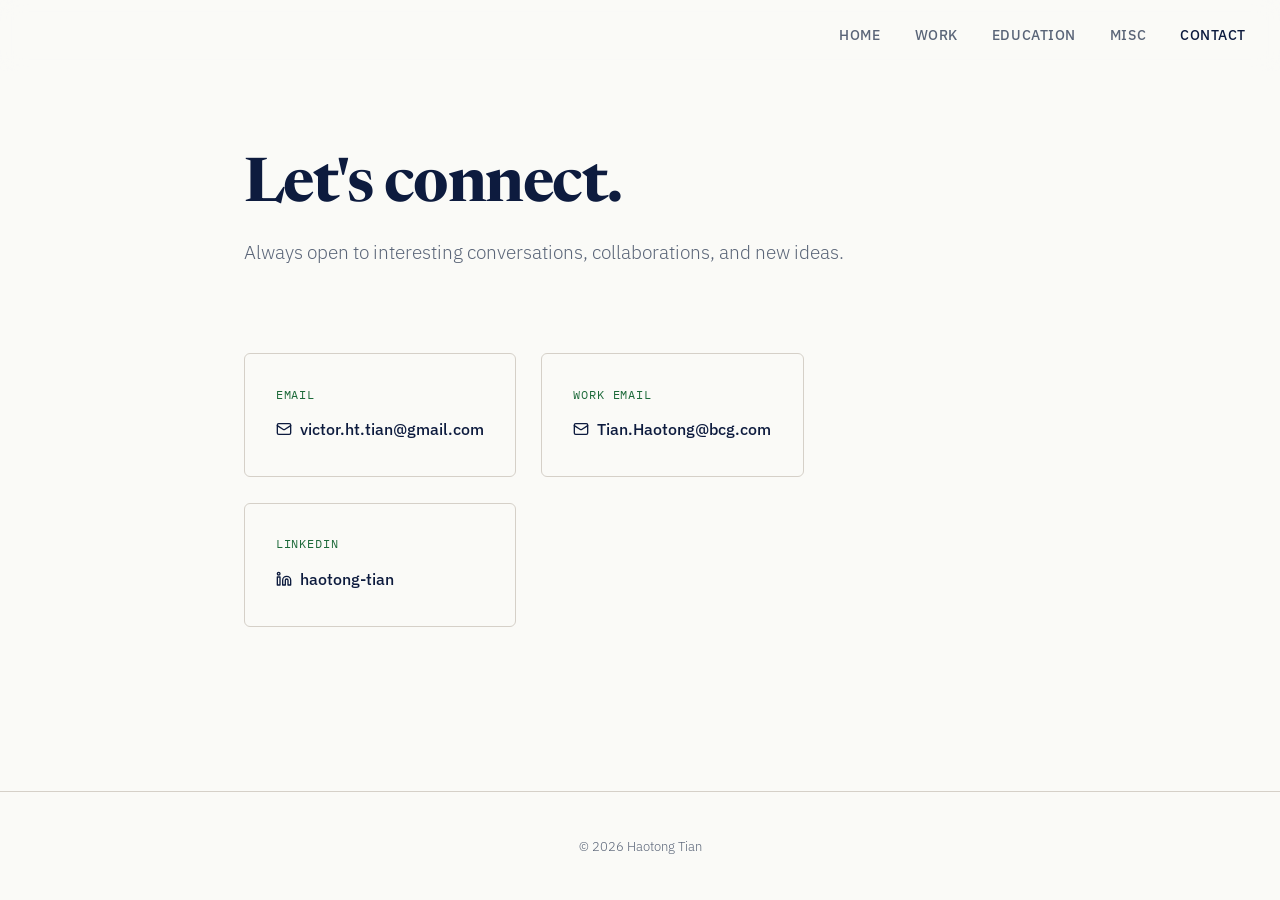
<file: contact.html>
<!DOCTYPE html>
<html lang="en">
<head>
    <meta charset="UTF-8">
    <meta name="viewport" content="width=device-width, initial-scale=1.0">
    <title>Contact — Haotong Tian</title>
    <link rel="preconnect" href="https://fonts.googleapis.com">
    <link rel="preconnect" href="https://fonts.gstatic.com" crossorigin>
    <link href="https://fonts.googleapis.com/css2?family=Newsreader:ital,wght@0,400;0,600;1,400&family=Lora:ital,wght@0,400;0,600;1,400&family=IBM+Plex+Sans:wght@300;400;500;600&family=IBM+Plex+Mono:wght@400;500&display=swap" rel="stylesheet">
    <link rel="stylesheet" href="style.css">
    <style>
        .contact-section {
            padding: 5rem 0;
        }

        .contact-section p.lead {
            font-size: 1.08rem;
            font-weight: 300;
            color: var(--text-muted);
            max-width: 480px;
            line-height: 1.7;
            margin-bottom: 3rem;
        }

        .contact-grid {
            display: grid;
            grid-template-columns: 1fr 1fr;
            gap: 1.5rem;
            max-width: 560px;
        }

        .contact-card {
            padding: 1.8rem;
            border: 1px solid var(--rule);
            border-radius: 6px;
            transition: all 0.25s;
        }

        .contact-card:hover {
            border-color: var(--link);
            transform: translateY(-2px);
            box-shadow: 0 8px 24px rgba(26, 23, 20, 0.06);
        }

        .contact-card .card-label {
            font-family: var(--mono);
            font-size: 0.7rem;
            text-transform: uppercase;
            letter-spacing: 0.08em;
            color: var(--accent);
            margin-bottom: 0.6rem;
        }

        .contact-card a {
            font-size: 0.95rem;
            font-weight: 500;
            color: var(--text);
            display: inline-flex;
            align-items: center;
            gap: 0.5rem;
            transition: color 0.2s;
        }

        .contact-card a:hover {
            color: var(--link);
        }

        .contact-card a svg {
            width: 16px;
            height: 16px;
            flex-shrink: 0;
        }

        .contact-note {
            margin-top: 3rem;
            padding: 1.5rem 2rem;
            background: var(--bg-alt);
            border-radius: 6px;
            max-width: 560px;
        }

        .contact-note p {
            font-size: 0.88rem;
            color: var(--text-muted);
            font-weight: 300;
            line-height: 1.65;
        }

        @media (max-width: 680px) {
            .contact-grid { grid-template-columns: 1fr; }
        }
    </style>
</head>
<body>

    <nav>

        <ul class="nav-links">
            <li><a href="index.html">Home</a></li>
            <li><a href="work.html">Work</a></li>
            <li><a href="education.html">Education</a></li>

            <li><a href="misc.html">Misc</a>
                <ul class="dropdown-menu">
                    <li><a href="releases.html">Releases</a></li>
                    <li><a href="flight-log.html">Flight Log</a></li>
                </ul>
            </li>
            <li><a href="contact.html" class="active">Contact</a></li>
        </ul>
    </nav>

    <main>
        <header class="page-header">
            <div class="container">
                <h1>Let's connect.</h1>
                <p class="subtitle">Always open to interesting conversations, collaborations, and new ideas.</p>
            </div>
        </header>

        <section class="contact-section">
            <div class="container">
                <div class="contact-grid reveal">
                    <div class="contact-card">
                        <div class="card-label">Email</div>
                        <a href="mailto:victor.ht.tian@gmail.com">
                            <svg viewBox="0 0 24 24" fill="none" stroke="currentColor" stroke-width="2" stroke-linecap="round" stroke-linejoin="round"><rect width="20" height="16" x="2" y="4" rx="2"/><path d="m22 7-8.97 5.7a1.94 1.94 0 0 1-2.06 0L2 7"/></svg>
                            victor.ht.tian@gmail.com
                        </a>
                    </div>
                    <div class="contact-card">
                        <div class="card-label">Work Email</div>
                        <a href="mailto:Tian.Haotong@bcg.com">
                            <svg viewBox="0 0 24 24" fill="none" stroke="currentColor" stroke-width="2" stroke-linecap="round" stroke-linejoin="round"><rect width="20" height="16" x="2" y="4" rx="2"/><path d="m22 7-8.97 5.7a1.94 1.94 0 0 1-2.06 0L2 7"/></svg>
                            Tian.Haotong@bcg.com
                        </a>
                    </div>
                    <div class="contact-card">
                        <div class="card-label">LinkedIn</div>
                        <a href="https://www.linkedin.com/in/haotong-tian/" target="_blank">
                            <svg viewBox="0 0 24 24" fill="none" stroke="currentColor" stroke-width="2" stroke-linecap="round" stroke-linejoin="round"><path d="M16 8a6 6 0 0 1 6 6v7h-4v-7a2 2 0 0 0-2-2 2 2 0 0 0-2 2v7h-4v-7a6 6 0 0 1 6-6z"/><rect width="4" height="12" x="2" y="9"/><circle cx="4" cy="4" r="2"/></svg>
                            haotong-tian
                        </a>
                    </div>
                </div>
            </div>
        </section>
    </main>

    <footer>
        <div class="container">
            <p>&copy; 2026 Haotong Tian</p>
        </div>
    </footer>

    <script>
        const nav = document.querySelector('nav');
        window.addEventListener('scroll', () => nav.classList.toggle('scrolled', window.scrollY > 20));
        const observer = new IntersectionObserver((entries) => {
            entries.forEach(entry => {
                if (entry.isIntersecting) { entry.target.classList.add('visible'); observer.unobserve(entry.target); }
            });
        }, { threshold: 0.15 });
        document.querySelectorAll('.reveal').forEach(el => observer.observe(el));
    </script>

</body>
</html>
</file>
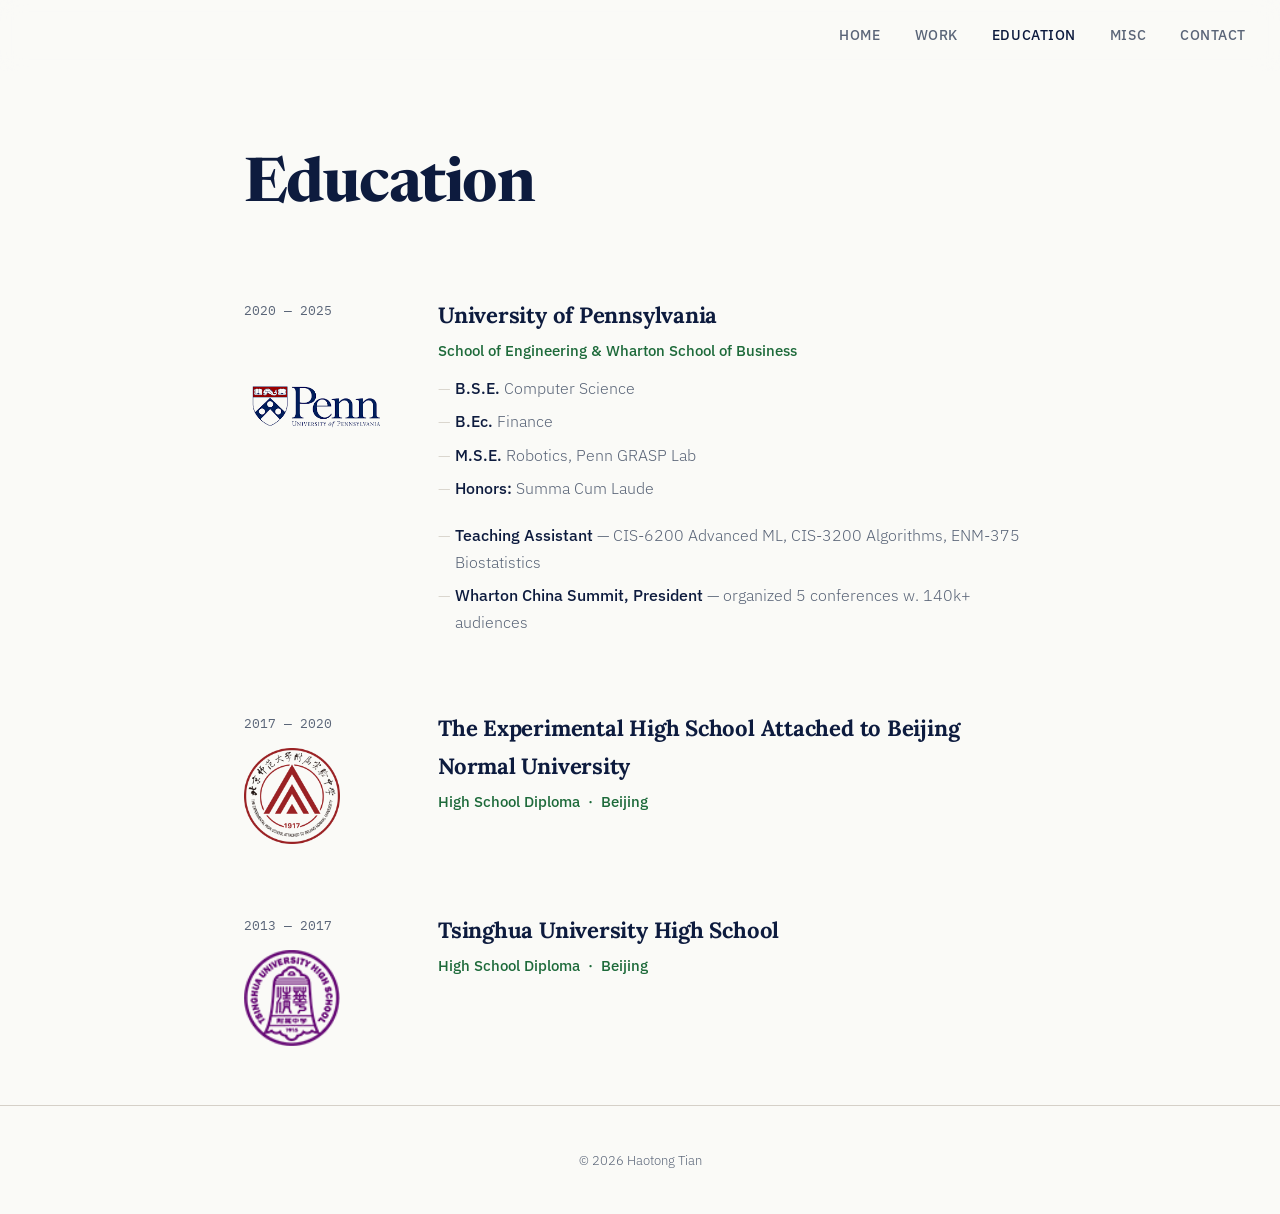
<file: education.html>
<!DOCTYPE html>
<html lang="en">
<head>
    <meta charset="UTF-8">
    <meta name="viewport" content="width=device-width, initial-scale=1.0">
    <title>Education — Haotong Tian</title>
    <link rel="preconnect" href="https://fonts.googleapis.com">
    <link rel="preconnect" href="https://fonts.gstatic.com" crossorigin>
    <link href="https://fonts.googleapis.com/css2?family=Newsreader:ital,wght@0,400;0,600;1,400&family=Lora:ital,wght@0,400;0,600;1,400&family=IBM+Plex+Sans:wght@300;400;500;600&family=IBM+Plex+Mono:wght@400;500&display=swap" rel="stylesheet">
    <link rel="stylesheet" href="style.css">
    <style>
        .exp-item {
            display: grid;
            grid-template-columns: 160px 1fr;
            gap: 2rem;
            padding: 2rem 0;
        }

        .exp-item:last-child {
            border-bottom: none;
        }

        .exp-date {
            font-family: var(--mono);
            font-size: 0.78rem;
            color: var(--text-muted);
            padding-top: 0.25rem;
            line-height: 1.5;
        }

        .exp-logo {
            display: block;
            width: 96px;
            height: 96px;
            border-radius: 6px;
            object-fit: contain;
            margin-top: 0.8rem;
        }

        .exp-content h3 {
            font-family: var(--serif);
            font-size: 1.3rem;
            margin-bottom: 0.2rem;
            letter-spacing: -0.01em;
        }

        .exp-content .exp-role {
            font-size: 0.88rem;
            color: var(--accent);
            font-weight: 500;
            margin-bottom: 0.7rem;
        }

        .exp-content p,
        .exp-content li {
            color: var(--text-muted);
            font-weight: 300;
            font-size: 0.92rem;
            line-height: 1.7;
        }

        .exp-content ul {
            list-style: none;
            padding: 0;
        }

        .exp-content ul li {
            padding-left: 1rem;
            position: relative;
            margin-bottom: 0.4rem;
        }

        .exp-content ul li::before {
            content: '—';
            position: absolute;
            left: 0;
            color: var(--rule);
        }

        .exp-content strong {
            font-weight: 500;
            color: var(--text);
        }

        .edu-details {
            display: flex;
            flex-wrap: wrap;
            gap: 0.5rem;
            margin-top: 0.8rem;
        }

        .edu-details span {
            font-family: var(--mono);
            font-size: 0.73rem;
            padding: 0.3rem 0.7rem;
            background: var(--code-bg);
            border-radius: 3px;
            color: var(--text-muted);
        }

        @media (max-width: 680px) {
            .exp-item {
                grid-template-columns: 1fr;
                gap: 0.4rem;
            }
        }
    </style>
</head>
<body>

    <nav>

        <ul class="nav-links">
            <li><a href="index.html">Home</a></li>
            <li><a href="work.html">Work</a></li>
            <li><a href="education.html" class="active">Education</a></li>

            <li><a href="misc.html">Misc</a>
                <ul class="dropdown-menu">
                    <li><a href="releases.html">Releases</a></li>
                    <li><a href="flight-log.html">Flight Log</a></li>
                </ul>
            </li>
            <li><a href="contact.html">Contact</a></li>
        </ul>
    </nav>

    <main>
        <header class="page-header">
            <div class="container">
                <h1>Education</h1>
            </div>
        </header>

        <section>
            <div class="container">
                <div class="exp-item reveal">
                    <div class="exp-date">2020 — 2025
                        <img src="assets/logos/upenn.png" alt="UPenn" class="exp-logo" style="width:144px;height:144px">
                    </div>
                    <div class="exp-content">
                        <h3>University of Pennsylvania</h3>
                        <div class="exp-role">School of Engineering &amp; Wharton School of Business</div>
                        <ul>
                            <li><strong>B.S.E.</strong> Computer Science </li>
                            <li><strong>B.Ec.</strong> Finance</li>
                            <li><strong>M.S.E.</strong> Robotics, Penn GRASP Lab</li>
                            <li><strong>Honors:</strong> Summa Cum Laude</li>
                        </ul>
                        <ul style="margin-top: 1.2rem;">
                            <li><strong>Teaching Assistant</strong> — CIS-6200 Advanced ML, CIS-3200 Algorithms, ENM-375 Biostatistics</li>
                            <li><strong>Wharton China Summit, President</strong> — organized 5 conferences w. 140k+ audiences</li>
                        </ul>
                    </div>
                </div>
                <div class="exp-item reveal">
                    <div class="exp-date">2017 — 2020
                        <img src="assets/logos/sdsz.png" alt="BNU Experimental HS" class="exp-logo">
                    </div>
                    <div class="exp-content">
                        <h3>The Experimental High School Attached to Beijing Normal University</h3>
                        <div class="exp-role">High School Diploma &nbsp;·&nbsp; Beijing</div>
                    </div>
                </div>

                <div class="exp-item reveal">
                    <div class="exp-date">2013 — 2017
                        <img src="assets/logos/tsinghua-hs.png" alt="Tsinghua HS" class="exp-logo">
                    </div>
                    <div class="exp-content">
                        <h3>Tsinghua University High School</h3>
                        <div class="exp-role">High School Diploma &nbsp;·&nbsp; Beijing</div>
                    </div>
                </div>
            </div>
        </section>
    </main>

    <footer>
        <div class="container">
            <p>&copy; 2026 Haotong Tian</p>
        </div>
    </footer>

    <script>
        const nav = document.querySelector('nav');
        window.addEventListener('scroll', () => nav.classList.toggle('scrolled', window.scrollY > 20));
        const observer = new IntersectionObserver((entries) => {
            entries.forEach(entry => {
                if (entry.isIntersecting) { entry.target.classList.add('visible'); observer.unobserve(entry.target); }
            });
        }, { threshold: 0.15 });
        document.querySelectorAll('.reveal').forEach(el => observer.observe(el));
    </script>

</body>
</html>
</file>
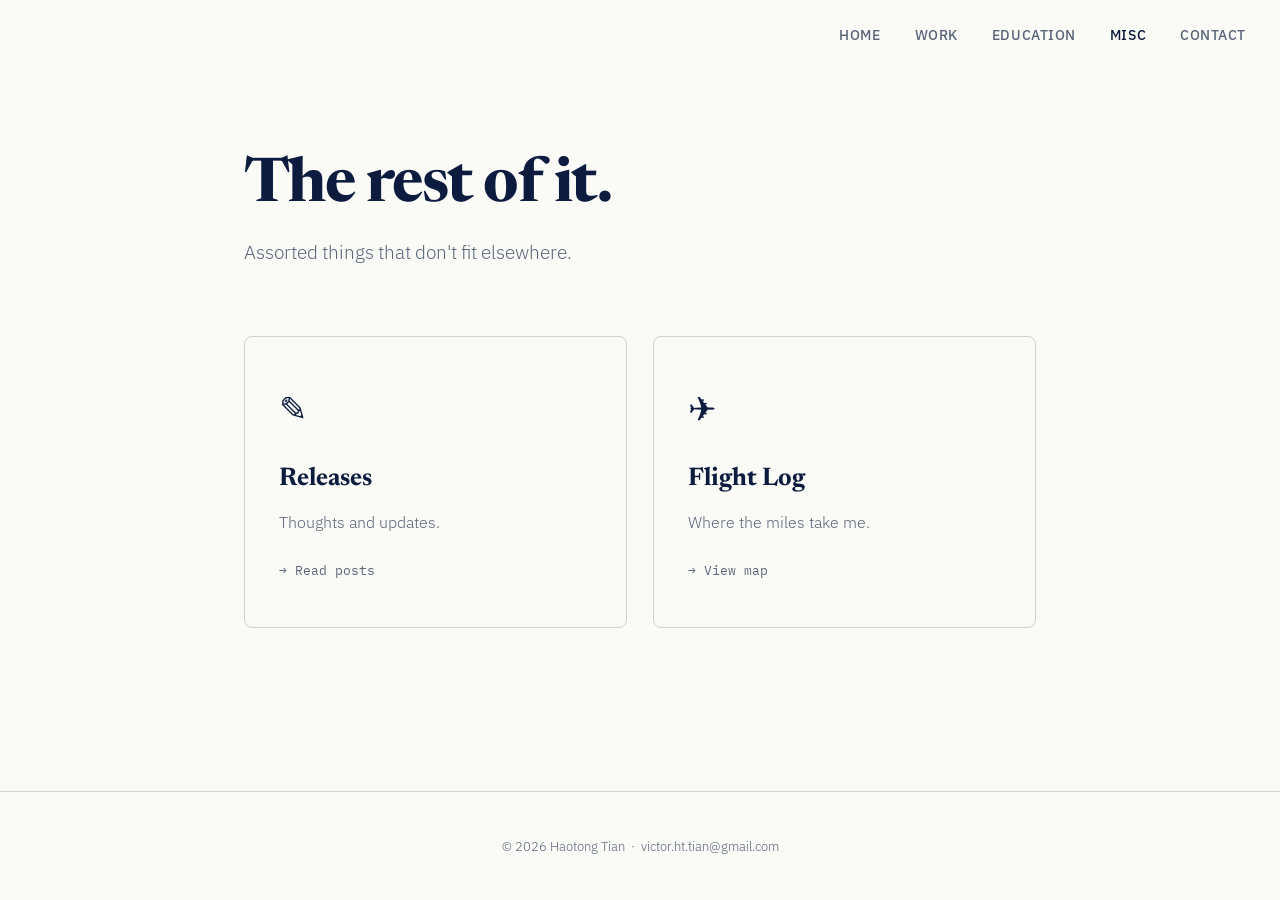
<file: misc.html>
<!DOCTYPE html>
<html lang="en">
<head>
    <meta charset="UTF-8">
    <meta name="viewport" content="width=device-width, initial-scale=1.0">
    <title>Miscellaneous — Haotong Tian</title>
    <link rel="preconnect" href="https://fonts.googleapis.com">
    <link rel="preconnect" href="https://fonts.gstatic.com" crossorigin>
    <link href="https://fonts.googleapis.com/css2?family=Newsreader:ital,wght@0,400;0,600;1,400&family=Lora:ital,wght@0,400;0,600;1,400&family=IBM+Plex+Sans:wght@300;400;500;600&family=IBM+Plex+Mono:wght@400;500&display=swap" rel="stylesheet">
    <link rel="stylesheet" href="style.css">
    <style>
        .hub-grid {
            display: grid;
            grid-template-columns: 1fr 1fr;
            gap: 1.5rem;
            padding: 4rem 0;
        }

        .hub-card {
            display: block;
            padding: 2.5rem 2rem;
            border: 1px solid var(--rule);
            border-radius: 8px;
            transition: all 0.25s;
            text-decoration: none;
            color: var(--text);
            position: relative;
            overflow: hidden;
        }

        .hub-card:hover {
            border-color: var(--text);
            transform: translateY(-3px);
            box-shadow: 0 12px 32px rgba(13, 27, 62, 0.06);
            color: var(--text);
        }

        .hub-card .card-icon {
            font-size: 2rem;
            margin-bottom: 1.2rem;
            display: block;
        }

        .hub-card h2 {
            font-family: var(--display);
            font-size: 1.5rem;
            margin-bottom: 0.5rem;
        }

        .hub-card p {
            color: var(--text-muted);
            font-weight: 300;
            font-size: 0.92rem;
            line-height: 1.6;
            margin-bottom: 1.2rem;
        }

        .hub-card .card-arrow {
            font-family: var(--mono);
            font-size: 0.78rem;
            color: var(--text-muted);
            transition: color 0.2s, transform 0.2s;
            display: inline-block;
        }

        .hub-card:hover .card-arrow {
            color: var(--text);
            transform: translateX(4px);
        }

        @media (max-width: 680px) {
            .hub-grid { grid-template-columns: 1fr; }
        }
    </style>
</head>
<body>

    <nav>
        <ul class="nav-links">
            <li><a href="index.html">Home</a></li>
            <li><a href="work.html">Work</a></li>
            <li><a href="education.html">Education</a></li>
            <li><a href="misc.html" class="active">Misc</a>
                <ul class="dropdown-menu">
                    <li><a href="releases.html">Releases</a></li>
                    <li><a href="flight-log.html">Flight Log</a></li>
                </ul>
            </li>
            <li><a href="contact.html">Contact</a></li>
        </ul>
    </nav>

    <main>
        <header class="page-header">
            <div class="container">
                <h1>The rest of it.</h1>
                <p class="subtitle">Assorted things that don't fit elsewhere.</p>
            </div>
        </header>

        <div class="container">
            <div class="hub-grid">
                <a href="releases.html" class="hub-card reveal">
                    <span class="card-icon">&#9998;</span>
                    <h2>Releases</h2>
                    <p>Thoughts and updates.</p>
                    <span class="card-arrow">&rarr; Read posts</span>
                </a>

                <a href="flight-log.html" class="hub-card reveal">
                    <span class="card-icon">&#9992;</span>
                    <h2>Flight Log</h2>
                    <p>Where the miles take me.</p>
                    <span class="card-arrow">&rarr; View map</span>
                </a>
            </div>
        </div>
    </main>

    <footer>
        <div class="container">
            <p>&copy; 2026 Haotong Tian &nbsp;&middot;&nbsp; <a href="mailto:victor.ht.tian@gmail.com">victor.ht.tian@gmail.com</a></p>
        </div>
    </footer>

    <script>
        const nav = document.querySelector('nav');
        window.addEventListener('scroll', () => nav.classList.toggle('scrolled', window.scrollY > 20));
        const observer = new IntersectionObserver((entries) => {
            entries.forEach(entry => {
                if (entry.isIntersecting) { entry.target.classList.add('visible'); observer.unobserve(entry.target); }
            });
        }, { threshold: 0.15 });
        document.querySelectorAll('.reveal').forEach(el => observer.observe(el));
    </script>

</body>
</html>
</file>
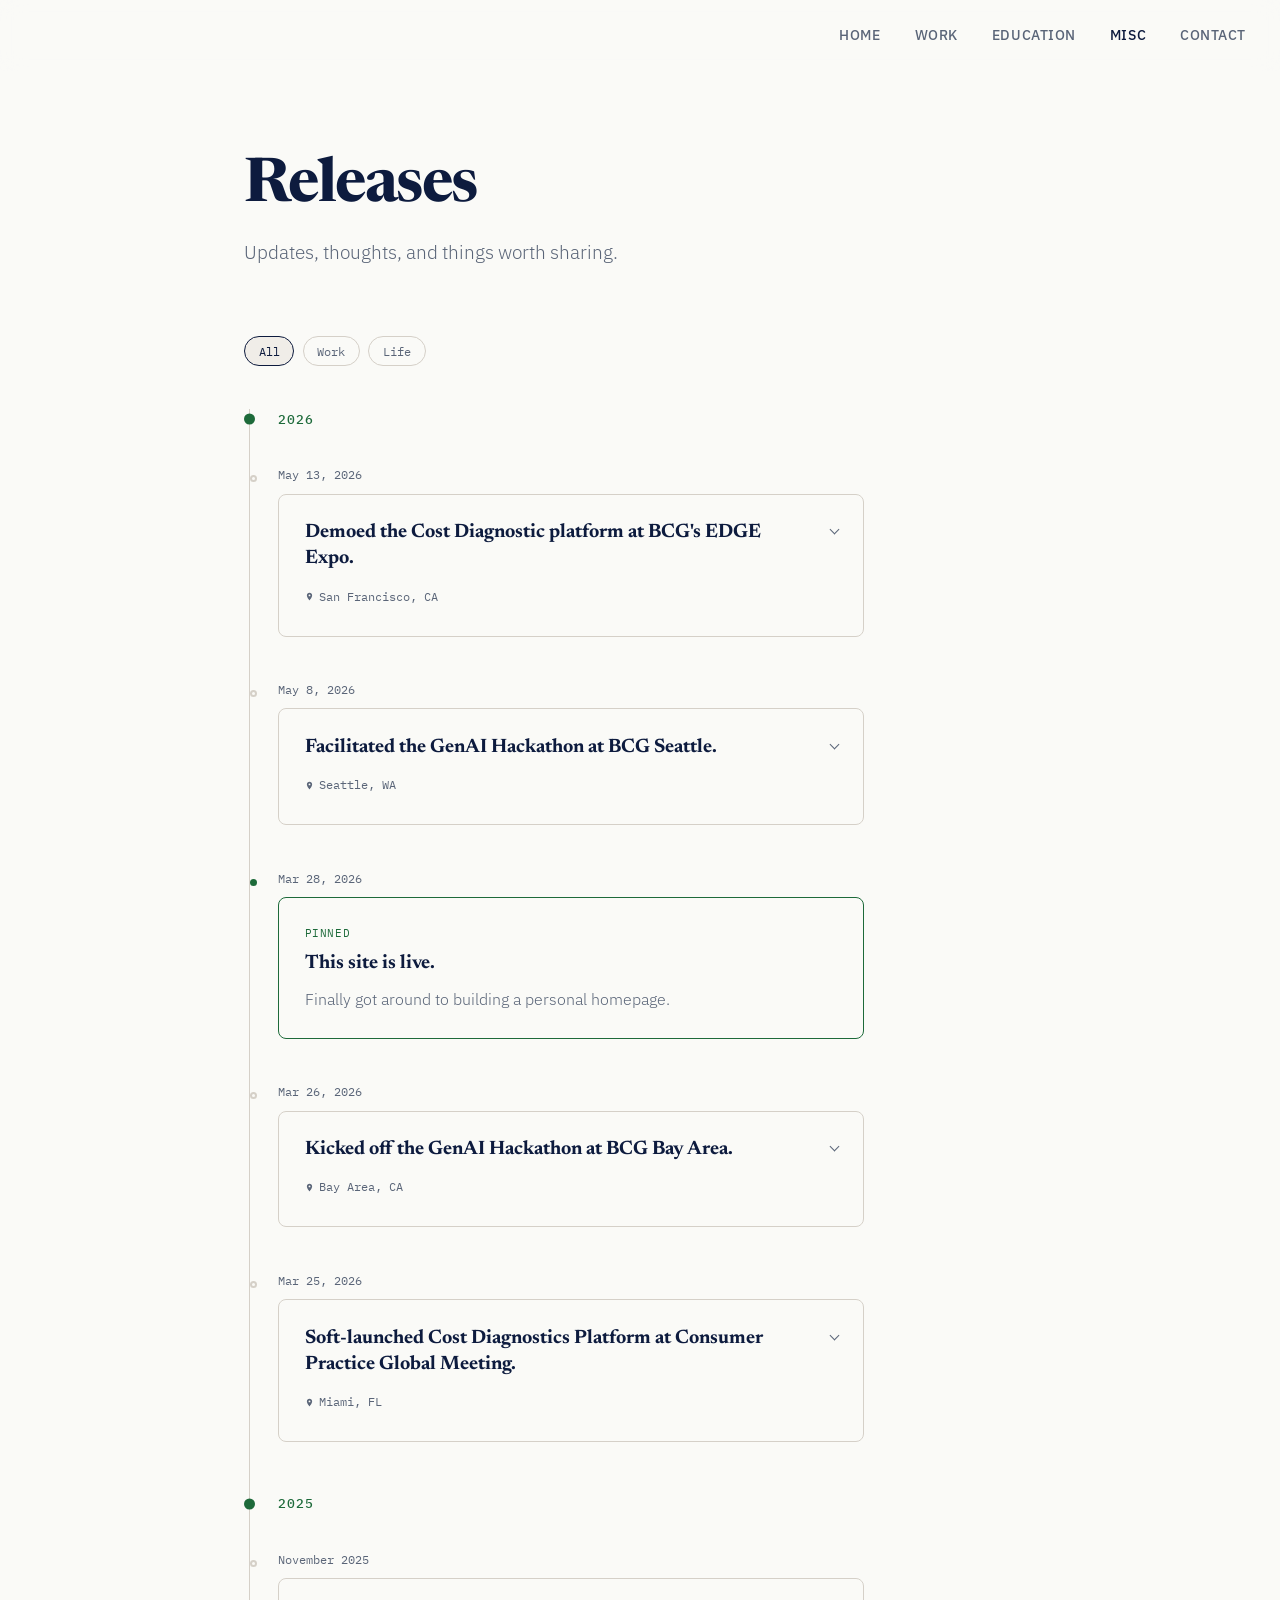
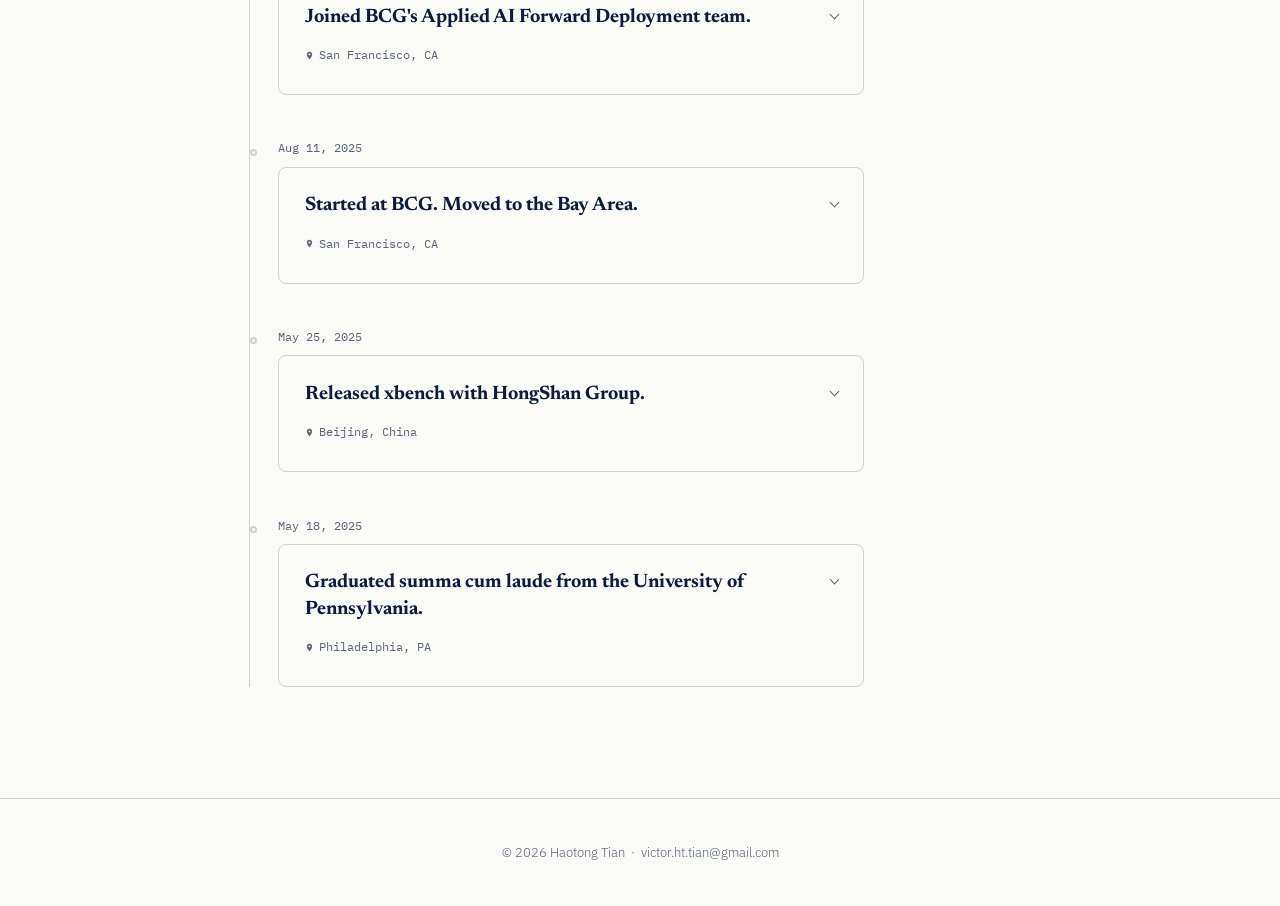
<file: releases.html>
<!DOCTYPE html>
<html lang="en">
<head>
    <meta charset="UTF-8">
    <meta name="viewport" content="width=device-width, initial-scale=1.0">
    <title>Releases — Haotong Tian</title>
    <link rel="preconnect" href="https://fonts.googleapis.com">
    <link rel="preconnect" href="https://fonts.gstatic.com" crossorigin>
    <link href="https://fonts.googleapis.com/css2?family=Newsreader:ital,wght@0,400;0,600;1,400&family=Lora:ital,wght@0,400;0,600;1,400&family=IBM+Plex+Sans:wght@300;400;500;600&family=IBM+Plex+Mono:wght@400;500&display=swap" rel="stylesheet">
    <link rel="stylesheet" href="style.css">
    <style>
        .feed {
            max-width: 620px;
            padding: 4rem 0;
        }

        /* ── Timeline spine ────────────────────── */
        .feed-timeline {
            position: relative;
            padding-left: 2rem;
        }

        .feed-timeline::before {
            content: '';
            position: absolute;
            left: 5px;
            top: 0;
            bottom: 0;
            width: 1px;
            background: var(--rule);
        }

        /* ── Year marker ───────────────────────── */
        .feed-year {
            position: relative;
            font-family: var(--mono);
            font-size: 0.75rem;
            font-weight: 500;
            letter-spacing: 0.08em;
            color: var(--accent);
            text-transform: uppercase;
            margin-bottom: 2rem;
            margin-top: 3rem;
        }

        .feed-year:first-child {
            margin-top: 0;
        }

        .feed-year::before {
            content: '';
            position: absolute;
            left: -2rem;
            top: 50%;
            transform: translateY(-50%);
            width: 11px;
            height: 11px;
            background: var(--accent);
            border-radius: 50%;
        }

        /* ── Post card ─────────────────────────── */
        .post {
            position: relative;
            margin-bottom: 2.5rem;
        }

        .post::before {
            content: '';
            position: absolute;
            left: -1.65rem;
            top: 0.65rem;
            width: 7px;
            height: 7px;
            background: var(--bg);
            border: 2px solid var(--rule);
            border-radius: 50%;
        }

        .post-date {
            font-family: var(--mono);
            font-size: 0.72rem;
            color: var(--text-muted);
            margin-bottom: 0.5rem;
        }

        .post-content {
            position: relative;
            padding: 1.5rem;
            border: 1px solid var(--rule);
            border-radius: 8px;
            background: var(--bg);
            transition: all 0.2s;
            cursor: pointer;
        }

        .post-content:hover {
            border-color: var(--text-muted);
            box-shadow: 0 4px 16px rgba(13, 27, 62, 0.04);
        }

        .post-content h3 {
            font-family: var(--display);
            font-size: 1.15rem;
            margin-bottom: 0.5rem;
            line-height: 1.35;
            padding-right: 1.5rem;
        }

        /* ── Collapse / expand ─────────────────── */
        .post-content::after {
            content: '';
            position: absolute;
            top: 1.85rem;
            right: 1.5rem;
            width: 7px;
            height: 7px;
            border-right: 1.5px solid var(--text-muted);
            border-bottom: 1.5px solid var(--text-muted);
            transform: rotate(45deg);
            transition: transform 0.25s;
        }

        .post.expanded .post-content::after {
            transform: rotate(-135deg);
            top: 2rem;
        }

        .post-body {
            display: none;
        }

        .post.expanded .post-body {
            display: block;
        }

        .post-location {
            font-family: var(--mono);
            font-size: 0.7rem;
            color: var(--text-muted);
            display: inline-flex;
            align-items: center;
            gap: 0.3rem;
            margin-top: 0.2rem;
        }

        .post-location::before {
            content: '';
            display: inline-block;
            width: 9px;
            height: 9px;
            background: var(--text-muted);
            -webkit-mask: url("data:image/svg+xml;utf8,<svg xmlns='http://www.w3.org/2000/svg' viewBox='0 0 24 24'><path d='M12 2C8.13 2 5 5.13 5 9c0 5.25 7 13 7 13s7-7.75 7-13c0-3.87-3.13-7-7-7zm0 9.5a2.5 2.5 0 110-5 2.5 2.5 0 010 5z'/></svg>") no-repeat center / contain;
                    mask: url("data:image/svg+xml;utf8,<svg xmlns='http://www.w3.org/2000/svg' viewBox='0 0 24 24'><path d='M12 2C8.13 2 5 5.13 5 9c0 5.25 7 13 7 13s7-7.75 7-13c0-3.87-3.13-7-7-7zm0 9.5a2.5 2.5 0 110-5 2.5 2.5 0 010 5z'/></svg>") no-repeat center / contain;
        }

        .post-content p {
            color: var(--text-muted);
            font-weight: 300;
            font-size: 0.92rem;
            line-height: 1.7;
            margin-bottom: 0.5rem;
        }

        .post-content p:last-child {
            margin-bottom: 0;
        }

        .post-content a {
            font-weight: 500;
        }

        .post-tags {
            display: flex;
            flex-wrap: wrap;
            gap: 0.4rem;
            margin-top: 0.8rem;
        }

        .post-tags span {
            font-family: var(--mono);
            font-size: 0.68rem;
            padding: 0.2rem 0.55rem;
            background: var(--code-bg);
            border-radius: 3px;
            color: var(--text-muted);
        }

        /* ── Image in post ─────────────────────── */
        .post-img {
            width: 100%;
            max-height: 390px;
            object-fit: cover;
            object-position: center 65%;
            border-radius: 6px;
            margin: 0.8rem 0;
        }

        /* Full-bleed (no crop) — for portraits or images that shouldn't be cropped */
        .post-img.full {
            display: block;
            width: auto;
            max-width: 100%;
            max-height: 600px;
            object-fit: contain;
            margin: 0.8rem auto;
        }

        /* ── Image row in post (multi-photo layout) ───────── */
        .post-img-row {
            display: grid;
            grid-template-columns: 1fr 1fr;
            gap: 0.5rem;
            margin: 0.8rem 0;
        }

        .post-img-row--asym {
            grid-template-columns: 2fr 1fr;
        }

        .post-img-row img {
            width: 100%;
            height: 240px;
            object-fit: cover;
            border-radius: 6px;
            display: block;
        }

        @media (max-width: 680px) {
            .post-img-row,
            .post-img-row--asym {
                grid-template-columns: 1fr;
            }
            .post-img-row img { height: 200px; }
        }

        /* ── Pinned post ───────────────────────── */
        .post.pinned .post-content {
            border-color: var(--accent);
            border-width: 1.5px;
        }

        .post.pinned .pin-badge {
            font-family: var(--mono);
            font-size: 0.65rem;
            text-transform: uppercase;
            letter-spacing: 0.06em;
            color: var(--accent);
            margin-bottom: 0.5rem;
        }

        .post.pinned::before {
            border-color: var(--accent);
            background: var(--accent);
        }

        /* Pinned posts: always expanded, no chevron, no click */
        .post.pinned .post-body { display: block; }
        .post.pinned .post-content { cursor: default; }
        .post.pinned .post-content::after { display: none; }
        .post.pinned .post-content h3 { padding-right: 0; }

        /* ── Filter chips ──────────────────────── */
        .feed-filters {
            display: flex;
            gap: 0.5rem;
            flex-wrap: wrap;
            margin-bottom: 2.5rem;
        }

        .feed-filters button {
            font-family: var(--mono);
            font-size: 0.72rem;
            padding: 0.35rem 0.8rem;
            border: 1px solid var(--rule);
            border-radius: 20px;
            background: transparent;
            color: var(--text-muted);
            cursor: pointer;
            transition: all 0.2s;
        }

        .feed-filters button:hover,
        .feed-filters button.active {
            border-color: var(--text);
            color: var(--text);
            background: var(--bg-alt);
        }

        @media (max-width: 680px) {
            .feed { padding: 3rem 0; }
            .feed-timeline { padding-left: 1.5rem; }
        }
    </style>
</head>
<body>

    <nav>

        <ul class="nav-links">
            <li><a href="index.html">Home</a></li>
            <li><a href="work.html">Work</a></li>
            <li><a href="education.html">Education</a></li>
            <li><a href="misc.html" class="active">Misc</a>
                <ul class="dropdown-menu">
                    <li><a href="releases.html">Releases</a></li>
                    <li><a href="flight-log.html">Flight Log</a></li>
                </ul>
            </li>
            <li><a href="contact.html">Contact</a></li>
        </ul>
    </nav>

    <main>
        <header class="page-header">
            <div class="container">
                <h1>Releases</h1>
                <p class="subtitle">Updates, thoughts, and things worth sharing.</p>
            </div>
        </header>

        <div class="container">
            <div class="feed">
                <div class="feed-filters">
                    <button class="active" data-filter="all">All</button>
                    <button data-filter="work">Work</button>
                    <button data-filter="life">Life</button>
                </div>

                <div class="feed-timeline">

                    <!-- 2026 -->
                    <div class="feed-year">2026</div>

                    <div class="post" data-category="work">
                        <div class="post-date">May 13, 2026</div>
                        <div class="post-content">
                            <h3>Demoed the Cost Diagnostic platform at BCG's EDGE Expo.</h3>
                            <div class="post-location">San Francisco, CA</div>
                            <div class="post-body">
                                <p>Showcased one of our forward deployment builds for cost transformation — an AI-enabled workflow designed to help teams move from diagnostic insight to client-ready execution.</p>

                                <img src="assets/releases/edge-expo-booth.jpg" alt="AI Cost Advantage booth at BCG EDGE Expo" class="post-img">

                                <div class="post-img-row post-img-row--asym">
                                    <img src="assets/releases/edge-expo-solo.jpg" alt="At the AI Cost Advantage booth">
                                    <img src="assets/releases/edge-expo-sign.jpg" alt="Agent 2 Impact by EDGE — venue signage">
                                </div>

                                <div class="post-img-row">
                                    <img src="assets/releases/edge-expo-team-1.jpg" alt="With the forward deployment team at the booth">
                                    <img src="assets/releases/edge-expo-team-2.jpg" alt="Team photo by the C01 — Realizing AI Cost Advantage pillar">
                                </div>
                            </div>
                        </div>
                    </div>

                    <div class="post" data-category="work">
                        <div class="post-date">May 8, 2026</div>
                        <div class="post-content">
                            <h3>Facilitated the GenAI Hackathon at BCG Seattle.</h3>
                            <div class="post-location">Seattle, WA</div>
                            <div class="post-body">
                                <p>Spent an afternoon with the Seattle office walking through advanced GenAI use cases and helping teams prototype during the hackathon.</p>
                                <img src="assets/releases/seattle-hackathon.jpg" alt="GenAI Hackathon at BCG Seattle" class="post-img">
                            </div>
                        </div>
                    </div>

                    <div class="post pinned" data-category="work">
                        <div class="post-date">Mar 28, 2026</div>
                        <div class="post-content">
                            <div class="pin-badge">Pinned</div>
                            <h3>This site is live.</h3>
                            <div class="post-body">
                                <p>Finally got around to building a personal homepage.</p>
                            </div>
                        </div>
                    </div>

                    <div class="post" data-category="work">
                        <div class="post-date">Mar 26, 2026</div>
                        <div class="post-content">
                            <h3>Kicked off the GenAI Hackathon at BCG Bay Area.</h3>
                            <div class="post-location">Bay Area, CA</div>
                            <div class="post-body">
                                <p>Kicked off the hackathon with the Bay Area team — SF and Silicon Valley offices together — sharing advanced GenAI use cases and helping folks prototype on the spot.</p>
                            </div>
                        </div>
                    </div>

                    <div class="post" data-category="work">
                        <div class="post-date">Mar 25, 2026</div>
                        <div class="post-content">
                            <h3>Soft-launched Cost Diagnostics Platform at Consumer Practice Global Meeting.</h3>
                            <div class="post-location">Miami, FL</div>
                            <div class="post-body">
                                <p>Brought the outside-in benchmarking module of the BCG Cost Diagnostic platform to the Consumer practice's global meeting — first showing of the capability to the broader practice.</p>
                                <img src="assets/releases/consumer-practice-global.jpg" alt="Cost Diagnostics Platform soft launch at Consumer Practice Global Meeting in Miami" class="post-img">
                            </div>
                        </div>
                    </div>

                    <!-- 2025 -->
                    <div class="feed-year">2025</div>

                    <div class="post" data-category="work">
                        <div class="post-date">November 2025</div>
                        <div class="post-content">
                            <h3>Joined BCG's Applied AI Forward Deployment team.</h3>
                            <div class="post-location">San Francisco, CA</div>
                            <div class="post-body">
                                <p>Moved onto the Applied AI Forward Deployment team as an early member — building automation to transform BCG case offerings.</p>
                            </div>
                        </div>
                    </div>

                    <div class="post" data-category="work life">
                        <div class="post-date">Aug 11, 2025</div>
                        <div class="post-content">
                            <h3>Started at BCG. Moved to the Bay Area.</h3>
                            <div class="post-location">San Francisco, CA</div>
                            <div class="post-body">
                                <p>Started as an Associate on BCG's traditional consulting team — case work has included Technology Diligence and AI Strategy.</p>
                            </div>
                        </div>
                    </div>

                    <div class="post" data-category="work">
                        <div class="post-date">May 25, 2025</div>
                        <div class="post-content">
                            <h3>Released xbench with HongShan Group.</h3>
                            <div class="post-location">Beijing, China</div>
                            <div class="post-body">
                                <p>Public release of xbench in partnership with HongShan Group.</p>
                                <img src="assets/releases/xbench-launch.jpg" alt="xbench release with HongShan Group" class="post-img">
                            </div>
                        </div>
                    </div>

                    <div class="post" data-category="life">
                        <div class="post-date">May 18, 2025</div>
                        <div class="post-content">
                            <h3>Graduated summa cum laude from the University of Pennsylvania.</h3>
                            <div class="post-location">Philadelphia, PA</div>
                            <div class="post-body">
                                <p>Dual bachelor's degree in Engineering (Computer Science) and Wharton (Finance), plus a Master's in Robotics.</p>
                                <img src="assets/releases/penn-graduation.jpg" alt="Penn graduation" class="post-img full">
                            </div>
                        </div>
                    </div>

                </div>
            </div>
        </div>
    </main>

    <footer>
        <div class="container">
            <p>&copy; 2026 Haotong Tian &nbsp;&middot;&nbsp; <a href="mailto:victor.ht.tian@gmail.com">victor.ht.tian@gmail.com</a></p>
        </div>
    </footer>

    <script>
        // Nav scroll
        const nav = document.querySelector('nav');
        window.addEventListener('scroll', () => nav.classList.toggle('scrolled', window.scrollY > 20));

        // Reveal
        const observer = new IntersectionObserver((entries) => {
            entries.forEach(entry => {
                if (entry.isIntersecting) { entry.target.classList.add('visible'); observer.unobserve(entry.target); }
            });
        }, { threshold: 0.15 });
        document.querySelectorAll('.reveal').forEach(el => observer.observe(el));

        // Expand / collapse posts (pinned posts stay expanded)
        document.querySelectorAll('.post:not(.pinned) .post-content').forEach(content => {
            content.addEventListener('click', () => {
                content.closest('.post').classList.toggle('expanded');
            });
        });

        // Filter
        const buttons = document.querySelectorAll('.feed-filters button');
        const posts = document.querySelectorAll('.post');
        const years = document.querySelectorAll('.feed-year');

        buttons.forEach(btn => {
            btn.addEventListener('click', () => {
                buttons.forEach(b => b.classList.remove('active'));
                btn.classList.add('active');
                const filter = btn.dataset.filter;

                posts.forEach(post => {
                    const categories = (post.dataset.category || '').split(/\s+/);
                    if (filter === 'all' || categories.includes(filter)) {
                        post.style.display = '';
                    } else {
                        post.style.display = 'none';
                    }
                });

                // Show/hide year markers based on whether they have visible posts
                years.forEach(year => {
                    let next = year.nextElementSibling;
                    let hasVisible = false;
                    while (next && !next.classList.contains('feed-year')) {
                        if (next.classList.contains('post') && next.style.display !== 'none') {
                            hasVisible = true;
                            break;
                        }
                        next = next.nextElementSibling;
                    }
                    year.style.display = hasVisible ? '' : 'none';
                });
            });
        });
    </script>

</body>
</html>
</file>
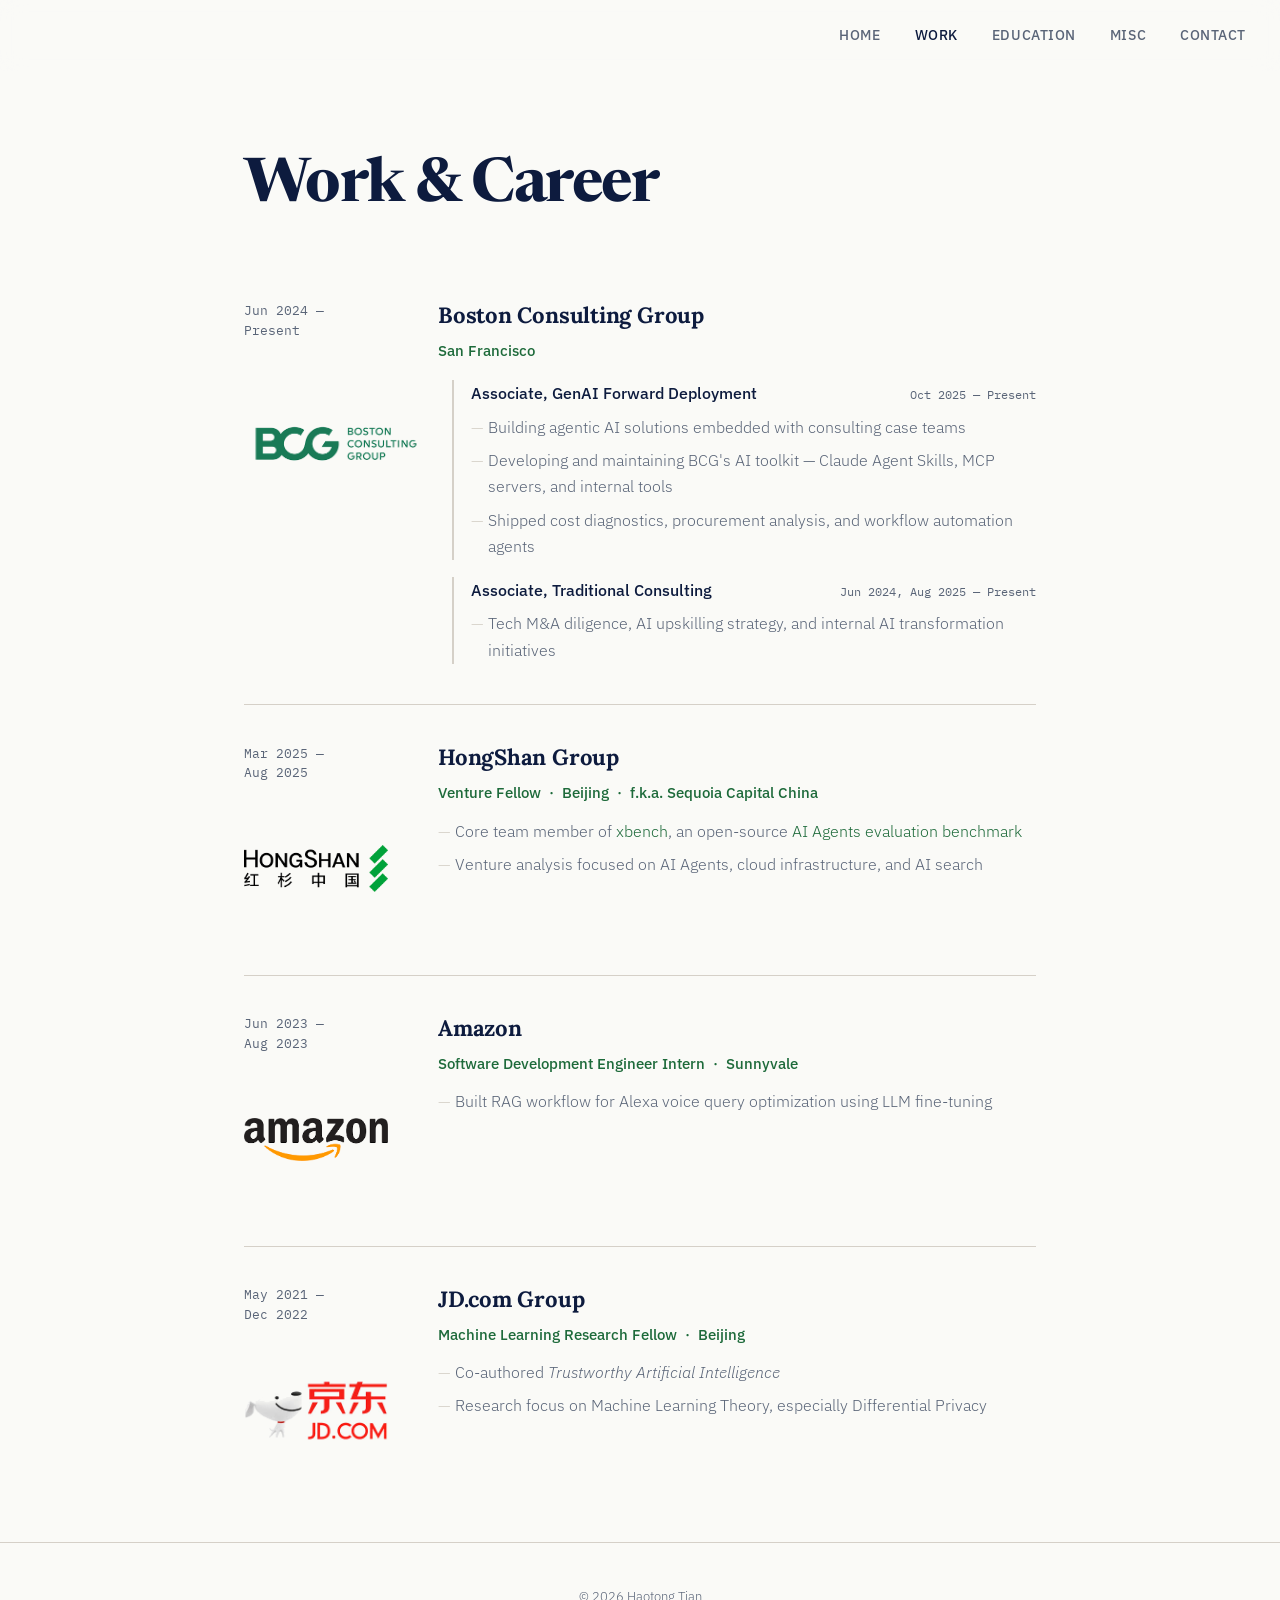
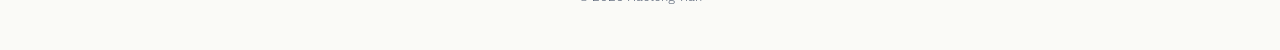
<file: work.html>
<!DOCTYPE html>
<html lang="en">
<head>
    <meta charset="UTF-8">
    <meta name="viewport" content="width=device-width, initial-scale=1.0">
    <title>Work — Haotong Tian</title>
    <link rel="preconnect" href="https://fonts.googleapis.com">
    <link rel="preconnect" href="https://fonts.gstatic.com" crossorigin>
    <link href="https://fonts.googleapis.com/css2?family=Newsreader:ital,wght@0,400;0,600;1,400&family=Lora:ital,wght@0,400;0,600;1,400&family=IBM+Plex+Sans:wght@300;400;500;600&family=IBM+Plex+Mono:wght@400;500&display=swap" rel="stylesheet">
    <link rel="stylesheet" href="style.css">
    <style>
        /* ── Experience items ──────────────────── */
        .exp-item {
            display: grid;
            grid-template-columns: 160px 1fr;
            gap: 2rem;
            padding: 2rem 0;
            border-bottom: 1px solid var(--rule);
        }

        .exp-item:last-child {
            border-bottom: none;
        }

        .exp-date {
            font-family: var(--mono);
            font-size: 0.78rem;
            color: var(--text-muted);
            padding-top: 0.25rem;
            line-height: 1.5;
        }

        .exp-logo {
            display: block;
            width: 144px;
            height: 144px;
            border-radius: 6px;
            object-fit: contain;
            margin-top: 0.8rem;
        }

        .exp-content h3 {
            font-family: var(--serif);
            font-size: 1.3rem;
            margin-bottom: 0.2rem;
            letter-spacing: -0.01em;
        }

        .exp-content .exp-role {
            font-size: 0.88rem;
            color: var(--accent);
            font-weight: 500;
            margin-bottom: 0.7rem;
        }

        .exp-content p,
        .exp-content li {
            color: var(--text-muted);
            font-weight: 300;
            font-size: 0.92rem;
            line-height: 1.7;
        }

        .exp-content ul {
            list-style: none;
            padding: 0;
        }

        .exp-content ul li {
            padding-left: 1rem;
            position: relative;
            margin-bottom: 0.4rem;
        }

        .exp-content ul li::before {
            content: '—';
            position: absolute;
            left: 0;
            color: var(--rule);
        }

        .exp-content ul ul {
            margin-top: 0.3rem;
            margin-left: 0.5rem;
        }

        .exp-content ul ul li::before {
            content: '·';
        }

        .sub-role {
            margin-top: 1rem;
            margin-left: 0.8rem;
            padding-left: 1rem;
            border-left: 2px solid var(--rule);
        }

        .sub-role-header {
            display: flex;
            justify-content: space-between;
            align-items: baseline;
            margin-bottom: 0.4rem;
            gap: 1rem;
        }

        .sub-role-title {
            font-weight: 500;
            font-size: 0.92rem;
            color: var(--text);
        }

        .sub-role-date {
            font-family: var(--mono);
            font-size: 0.72rem;
            color: var(--text-muted);
            white-space: nowrap;
            flex-shrink: 0;
        }

        .exp-content strong {
            font-weight: 500;
            color: var(--text);
        }

        .exp-content a {
            color: var(--accent);
        }

        /* Education specifics */
        .edu-details {
            display: flex;
            flex-wrap: wrap;
            gap: 0.5rem;
            margin-top: 0.8rem;
        }

        .edu-details span {
            font-family: var(--mono);
            font-size: 0.73rem;
            padding: 0.3rem 0.7rem;
            background: var(--code-bg);
            border-radius: 3px;
            color: var(--text-muted);
        }

        @media (max-width: 680px) {
            .exp-item {
                grid-template-columns: 1fr;
                gap: 0.4rem;
            }
        }
    </style>
</head>
<body>

    <nav>

        <ul class="nav-links">
            <li><a href="index.html">Home</a></li>
            <li><a href="work.html" class="active">Work</a></li>
            <li><a href="education.html">Education</a></li>

            <li><a href="misc.html">Misc</a>
                <ul class="dropdown-menu">
                    <li><a href="releases.html">Releases</a></li>
                    <li><a href="flight-log.html">Flight Log</a></li>
                </ul>
            </li>
            <li><a href="contact.html">Contact</a></li>
        </ul>
    </nav>

    <main>
        <header class="page-header">
            <div class="container">
                <h1>Work &amp; Career</h1>
            </div>
        </header>

        <!-- Professional -->
        <section>
            <div class="container">
                <div class="exp-item reveal">
                    <div class="exp-date">Jun 2024 —<br>Present
                        <img src="assets/logos/bcg.png" alt="BCG" class="exp-logo" style="width:180px;height:180px">
                    </div>
                    <div class="exp-content">
                        <h3>Boston Consulting Group</h3>
                        <div class="exp-role">San Francisco</div>

                        <div class="sub-role">
                            <div class="sub-role-header">
                                <span class="sub-role-title">Associate, GenAI Forward Deployment</span>
                                <span class="sub-role-date">Oct 2025 — Present</span>
                            </div>
                            <ul>
                                <li>Building agentic AI solutions embedded with consulting case teams</li>
                                <li>Developing and maintaining BCG's AI toolkit — Claude Agent Skills, MCP servers, and internal tools</li>
                                <li>Shipped cost diagnostics, procurement analysis, and workflow automation agents</li>
                            </ul>
                        </div>

                        <div class="sub-role">
                            <div class="sub-role-header">
                                <span class="sub-role-title">Associate, Traditional Consulting</span>
                                <span class="sub-role-date">Jun 2024, Aug 2025 — Present</span>
                            </div>
                            <ul>
                                <li>Tech M&amp;A diligence, AI upskilling strategy, and internal AI transformation initiatives</li>
                            </ul>
                        </div>
                    </div>
                </div>

                <div class="exp-item reveal">
                    <div class="exp-date">Mar 2025 —<br>Aug 2025
                        <img src="assets/logos/hongshan.png" alt="HongShan" class="exp-logo">
                    </div>
                    <div class="exp-content">
                        <h3>HongShan Group</h3>
                        <div class="exp-role">Venture Fellow &nbsp;·&nbsp; Beijing &nbsp;·&nbsp; f.k.a. Sequoia Capital China</div>
                        <ul>
                            <li>Core team member of <a href="https://www.xbench.org/" target="_blank">xbench</a>, an open-source <a href="https://arxiv.org/abs/2506.13651" target="_blank">AI Agents evaluation benchmark</a></li>
                            <li>Venture analysis focused on AI Agents, cloud infrastructure, and AI search</li>
                        </ul>
                    </div>
                </div>

                <div class="exp-item reveal">
                    <div class="exp-date">Jun 2023 —<br>Aug 2023
                        <img src="assets/logos/amazon.png" alt="Amazon" class="exp-logo">
                    </div>
                    <div class="exp-content">
                        <h3>Amazon</h3>
                        <div class="exp-role">Software Development Engineer Intern &nbsp;·&nbsp; Sunnyvale</div>
                        <ul>
                            <li>Built RAG workflow for Alexa voice query optimization using LLM fine-tuning</li>
                        </ul>
                    </div>
                </div>

                <div class="exp-item reveal">
                    <div class="exp-date">May 2021 —<br>Dec 2022
                        <img src="assets/logos/jd.png" alt="JD.com" class="exp-logo">
                    </div>
                    <div class="exp-content">
                        <h3>JD.com Group</h3>
                        <div class="exp-role">Machine Learning Research Fellow &nbsp;·&nbsp; Beijing</div>
                        <ul>
                            <li>Co-authored <em>Trustworthy Artificial Intelligence</em> <br></li>
                            <li>Research focus on Machine Learning Theory, especially Differential Privacy </li>
                        </ul>
                    </div>
                </div>
            </div>
        </section>

    </main>

    <footer>
        <div class="container">
            <p>&copy; 2026 Haotong Tian</p>
        </div>
    </footer>

    <script>
        const nav = document.querySelector('nav');
        window.addEventListener('scroll', () => nav.classList.toggle('scrolled', window.scrollY > 20));
        const observer = new IntersectionObserver((entries) => {
            entries.forEach(entry => {
                if (entry.isIntersecting) { entry.target.classList.add('visible'); observer.unobserve(entry.target); }
            });
        }, { threshold: 0.15 });
        document.querySelectorAll('.reveal').forEach(el => observer.observe(el));
    </script>

</body>
</html>
</file>
<file: style.css>
/* ── Variables ──────────────────────────── */
:root {
    --bg: #FAFAF7;
    --bg-alt: #F0EDE8;
    --text: #0D1B3E;
    --text-muted: #5A6578;
    --accent: #1D6A3A;
    --accent-hover: #155A2E;
    --link: #0D1B3E;
    --link-hover: #1a2d5a;
    --rule: #D5D0C8;
    --code-bg: #EDEAE4;
    --display: 'Newsreader', Georgia, serif;
    --serif: 'Lora', Georgia, serif;
    --sans: 'IBM Plex Sans', -apple-system, sans-serif;
    --mono: 'IBM Plex Mono', monospace;
}

*,
*::before,
*::after {
    margin: 0;
    padding: 0;
    box-sizing: border-box;
}

html {
    scroll-behavior: smooth;
    font-size: 17px;
}

body {
    font-family: var(--sans);
    background: var(--bg);
    color: var(--text);
    line-height: 1.7;
    font-weight: 400;
    -webkit-font-smoothing: antialiased;
    overflow-x: hidden;
    min-height: 100vh;
    display: flex;
    flex-direction: column;
}

::selection {
    background: var(--link);
    color: #fff;
}

a {
    color: var(--link);
    text-decoration: none;
    transition: color 0.2s;
}

a:hover {
    color: var(--link-hover);
}

/* ── Layout ────────────────────────────── */

.container {
    max-width: 860px;
    margin: 0 auto;
    padding: 0 2rem;
    width: 100%;
}

main {
    flex: 1;
}

/* ── Nav ───────────────────────────────── */

nav {
    position: fixed;
    top: 0;
    left: 0;
    right: 0;
    z-index: 100;
    padding: 1.2rem 2rem;
    display: flex;
    justify-content: flex-end;
    align-items: center;
    background: rgba(250, 250, 247, 0.85);
    backdrop-filter: blur(12px);
    -webkit-backdrop-filter: blur(12px);
    border-bottom: 1px solid transparent;
    transition: border-color 0.3s;
}

nav.scrolled {
    border-bottom-color: var(--rule);
}

nav .logo {
    font-family: var(--serif);
    font-size: 1.15rem;
    color: var(--text);
    letter-spacing: -0.01em;
}

nav .logo a {
    color: var(--text);
}

nav .logo a:hover {
    color: var(--accent);
}

nav .nav-links {
    display: flex;
    gap: 2rem;
    list-style: none;
}

nav .nav-links a {
    color: var(--text-muted);
    font-size: 0.82rem;
    font-weight: 500;
    letter-spacing: 0.04em;
    text-transform: uppercase;
    transition: color 0.2s;
}

nav .nav-links a:hover,
nav .nav-links a.active {
    color: var(--text);
}

/* ── Nav Dropdown ──────────────────────── */

nav .nav-links li {
    position: relative;
}

nav .nav-links .dropdown-menu {
    display: none;
    position: absolute;
    top: 100%;
    left: 50%;
    transform: translateX(-50%);
    margin-top: 0;
    padding: 0.5rem 0;
    background: rgba(250, 250, 247, 0.95);
    backdrop-filter: blur(12px);
    -webkit-backdrop-filter: blur(12px);
    border: 1px solid var(--rule);
    border-radius: 6px;
    box-shadow: 0 8px 24px rgba(13, 27, 62, 0.08);
    list-style: none;
    min-width: 140px;
    z-index: 200;
}

nav .nav-links .dropdown-menu::before {
    content: '';
    position: absolute;
    top: -0.8rem;
    left: 0;
    right: 0;
    height: 0.8rem;
}

nav .nav-links li:hover .dropdown-menu {
    display: block;
}

nav .nav-links .dropdown-menu li {
    padding: 0;
}

nav .nav-links .dropdown-menu a {
    display: block;
    padding: 0.45rem 1rem;
    font-size: 0.78rem;
    white-space: nowrap;
    text-transform: none;
    letter-spacing: 0.01em;
}

nav .nav-links .dropdown-menu a:hover {
    background: var(--bg-alt);
}

/* ── Page Header ───────────────────────── */

.page-header {
    padding: 9rem 0 0;
}

.page-header h1 {
    font-family: var(--display);
    font-size: clamp(2.4rem, 5.5vw, 3.6rem);
    line-height: 1.1;
    letter-spacing: -0.025em;
    margin-bottom: 1rem;
    opacity: 0;
    transform: translateY(20px);
    animation: fadeUp 0.8s ease forwards;
}

.page-header h1 em {
    font-style: italic;
    color: var(--link);
}

.page-header .subtitle {
    font-size: 1.1rem;
    font-weight: 300;
    color: var(--text-muted);
    max-width: 680px;
    line-height: 1.65;
    opacity: 0;
    transform: translateY(16px);
    animation: fadeUp 0.8s ease 0.15s forwards;
}

/* ── Section ───────────────────────────── */

section {
    padding: 1.5rem 0;
    position: relative;
}

section + section {
    border-top: 1px solid var(--rule);
}

.section-label {
    font-family: var(--mono);
    font-size: 0.72rem;
    font-weight: 500;
    letter-spacing: 0.1em;
    text-transform: uppercase;
    color: var(--accent);
    margin-bottom: 2rem;
    display: flex;
    align-items: center;
    gap: 1rem;
}

.section-label::after {
    content: '';
    flex: 1;
    height: 1px;
    background: var(--rule);
}

/* ── Footer ────────────────────────────── */

footer {
    border-top: 1px solid var(--rule);
    padding: 2.5rem 0;
    text-align: center;
}

footer p {
    font-size: 0.78rem;
    color: var(--text-muted);
    font-weight: 300;
}

footer a {
    color: var(--text-muted);
}

footer a:hover {
    color: var(--link);
}

/* ── Animations ────────────────────────── */

@keyframes fadeUp {
    to {
        opacity: 1;
        transform: translateY(0);
    }
}

.reveal {
    opacity: 0;
    transform: translateY(18px);
    transition: opacity 0.6s ease, transform 0.6s ease;
}

.reveal.visible {
    opacity: 1;
    transform: translateY(0);
}

/* ── Responsive ────────────────────────── */

@media (max-width: 680px) {
    html { font-size: 16px; }
    .container { padding: 0 1.4rem; }
    nav .nav-links { gap: 1.2rem; }
    .page-header { padding: 7rem 0 3rem; }
}
</file>
